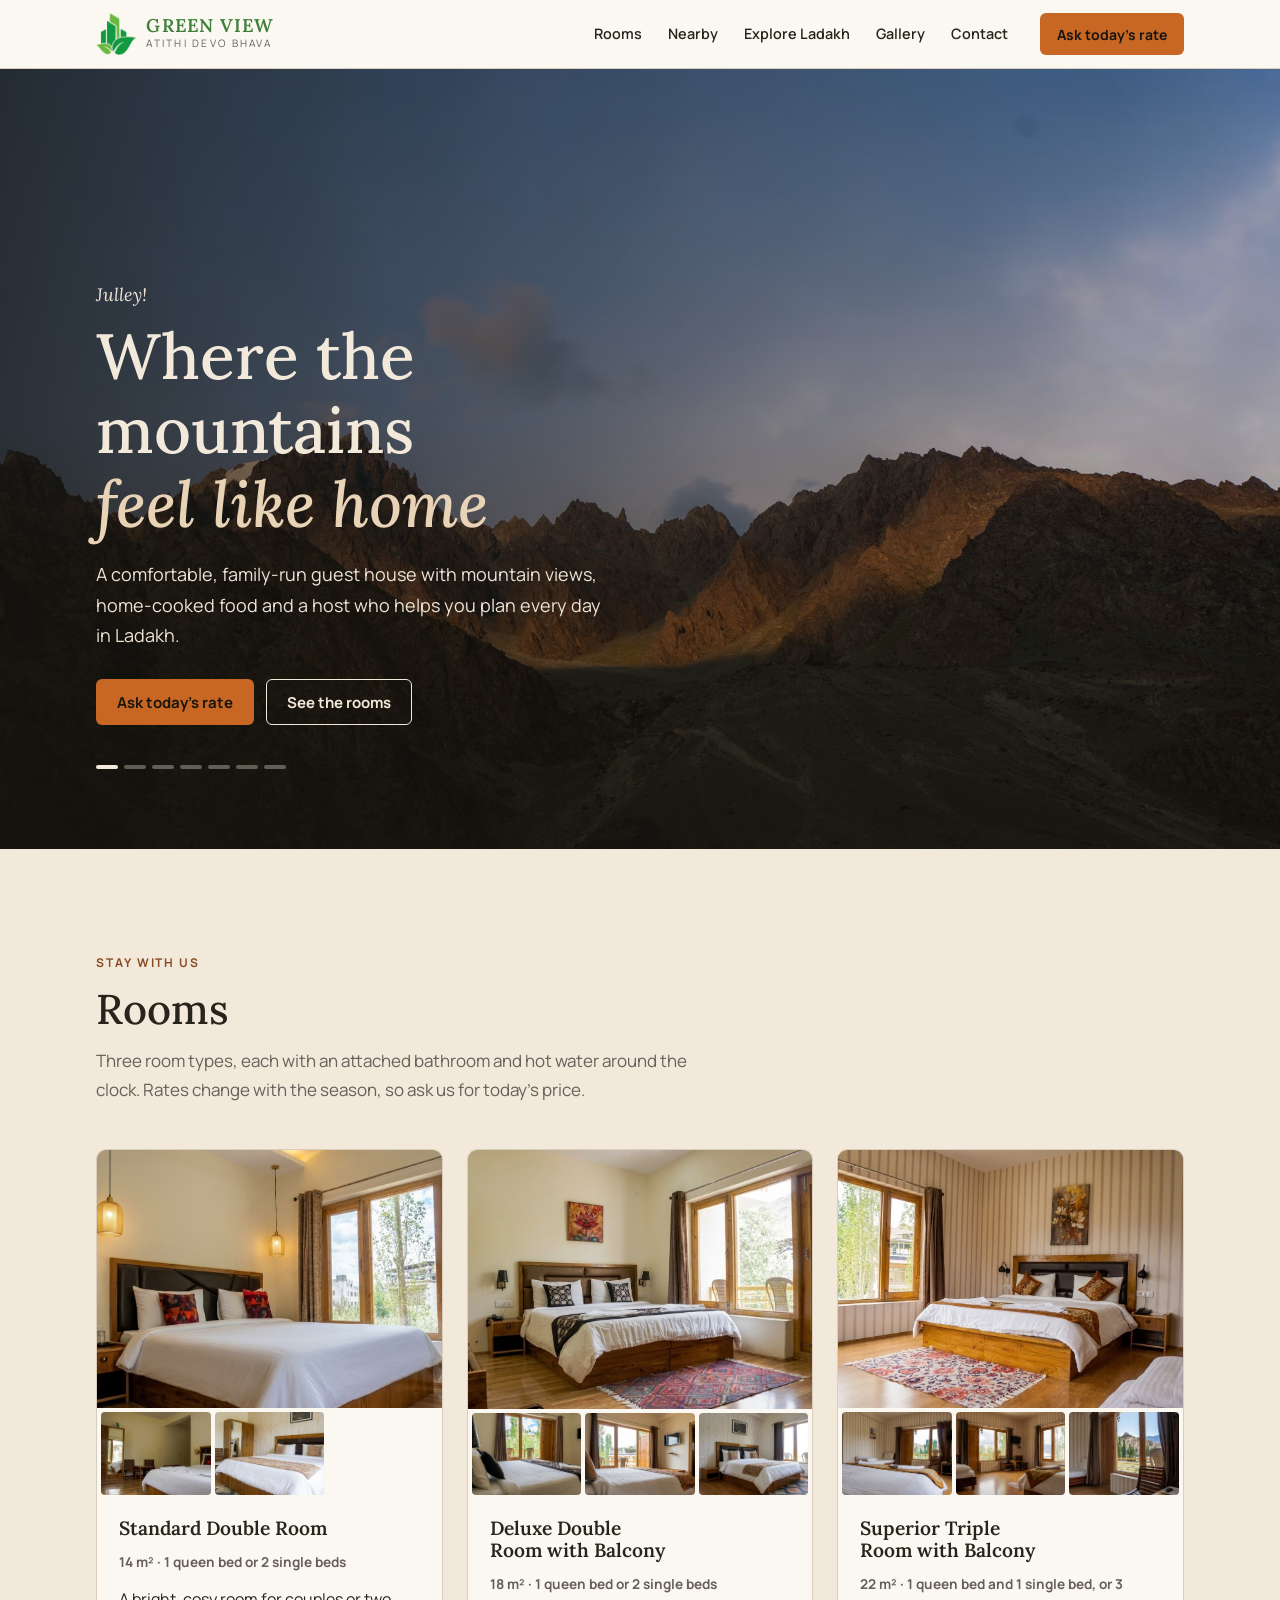
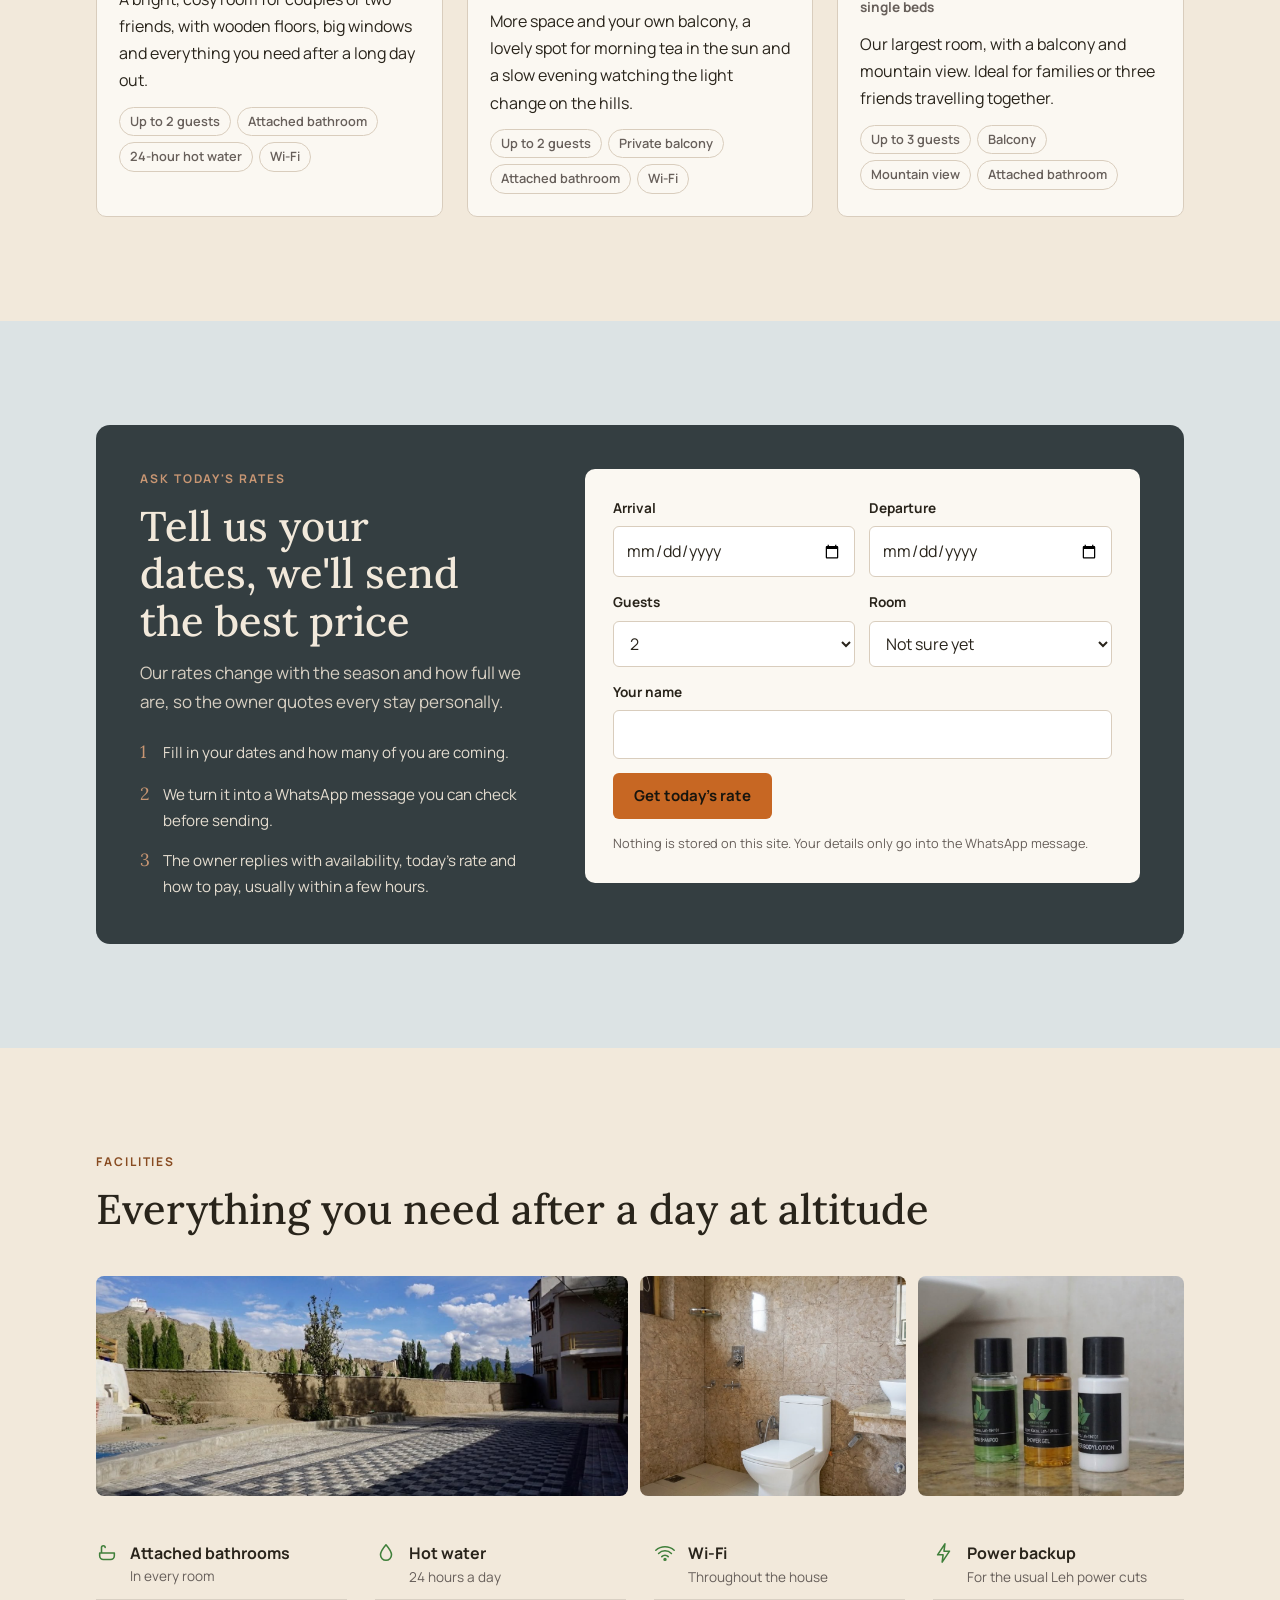
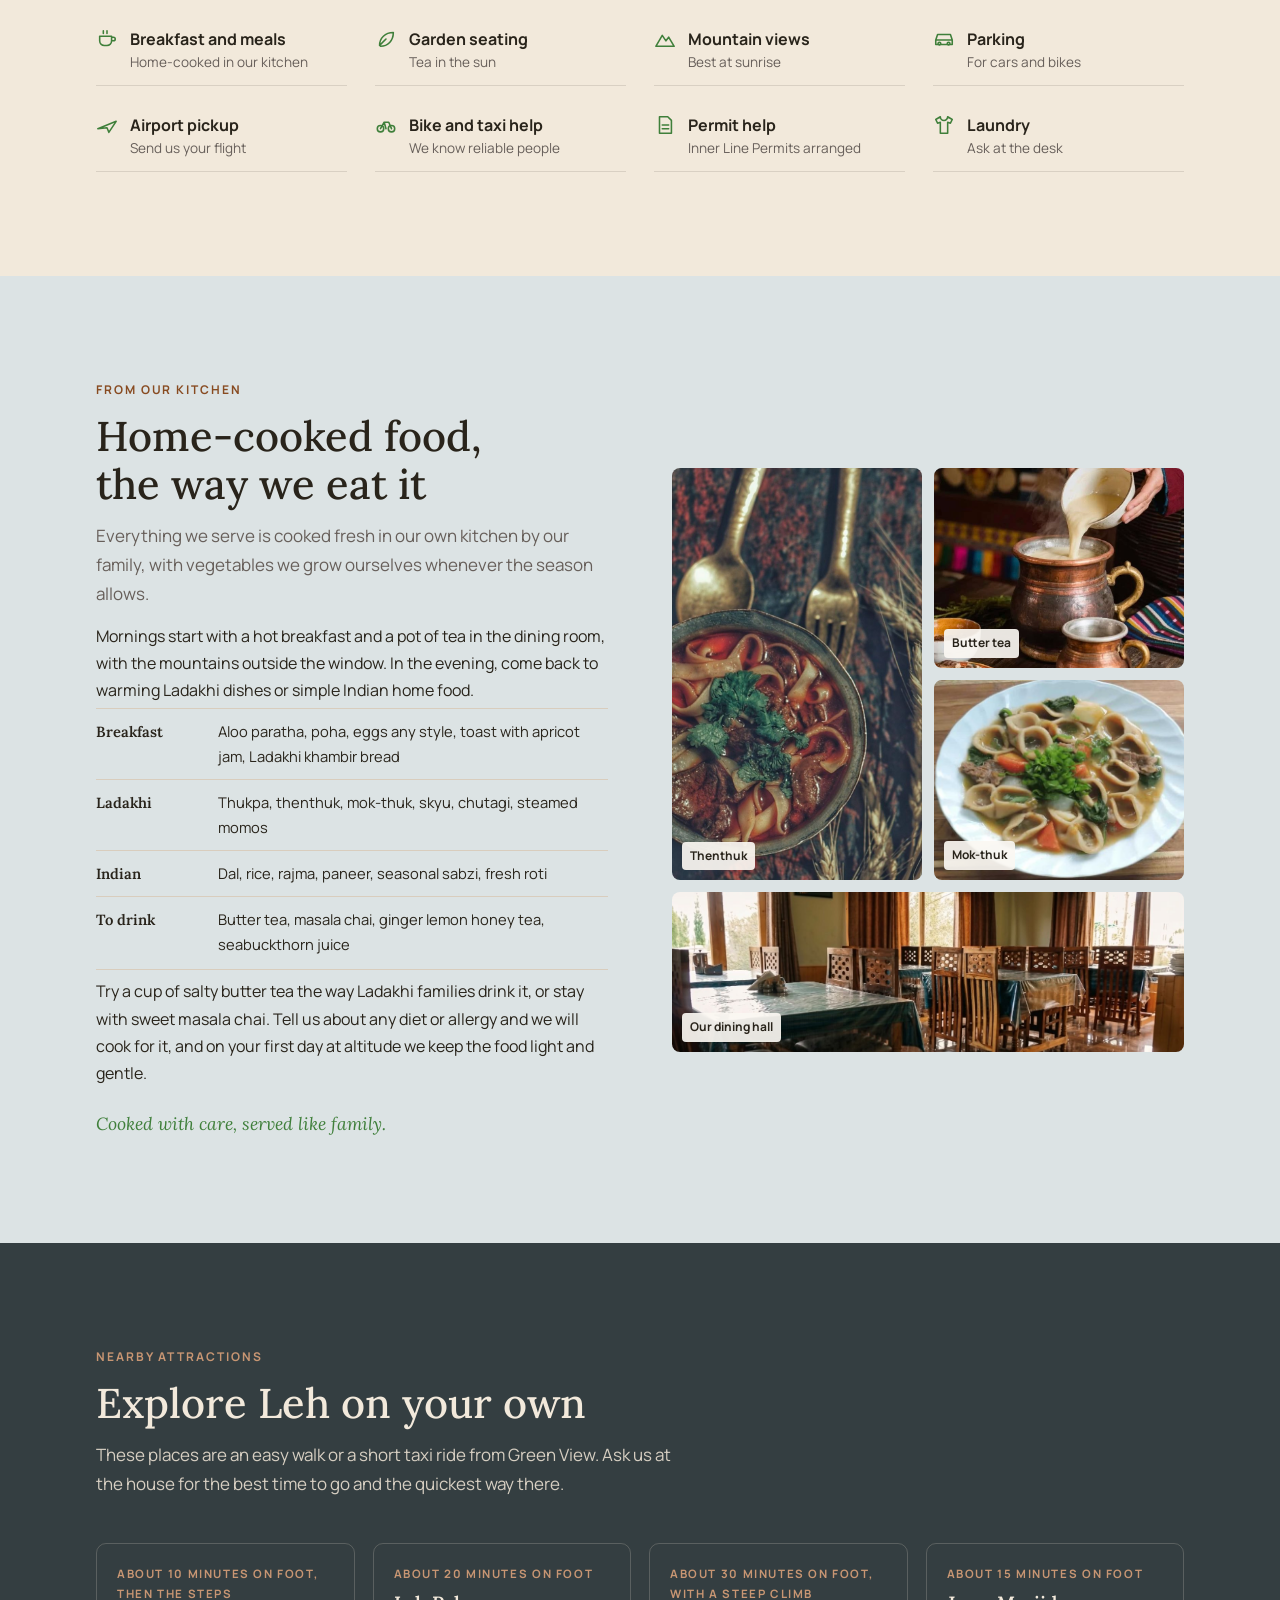
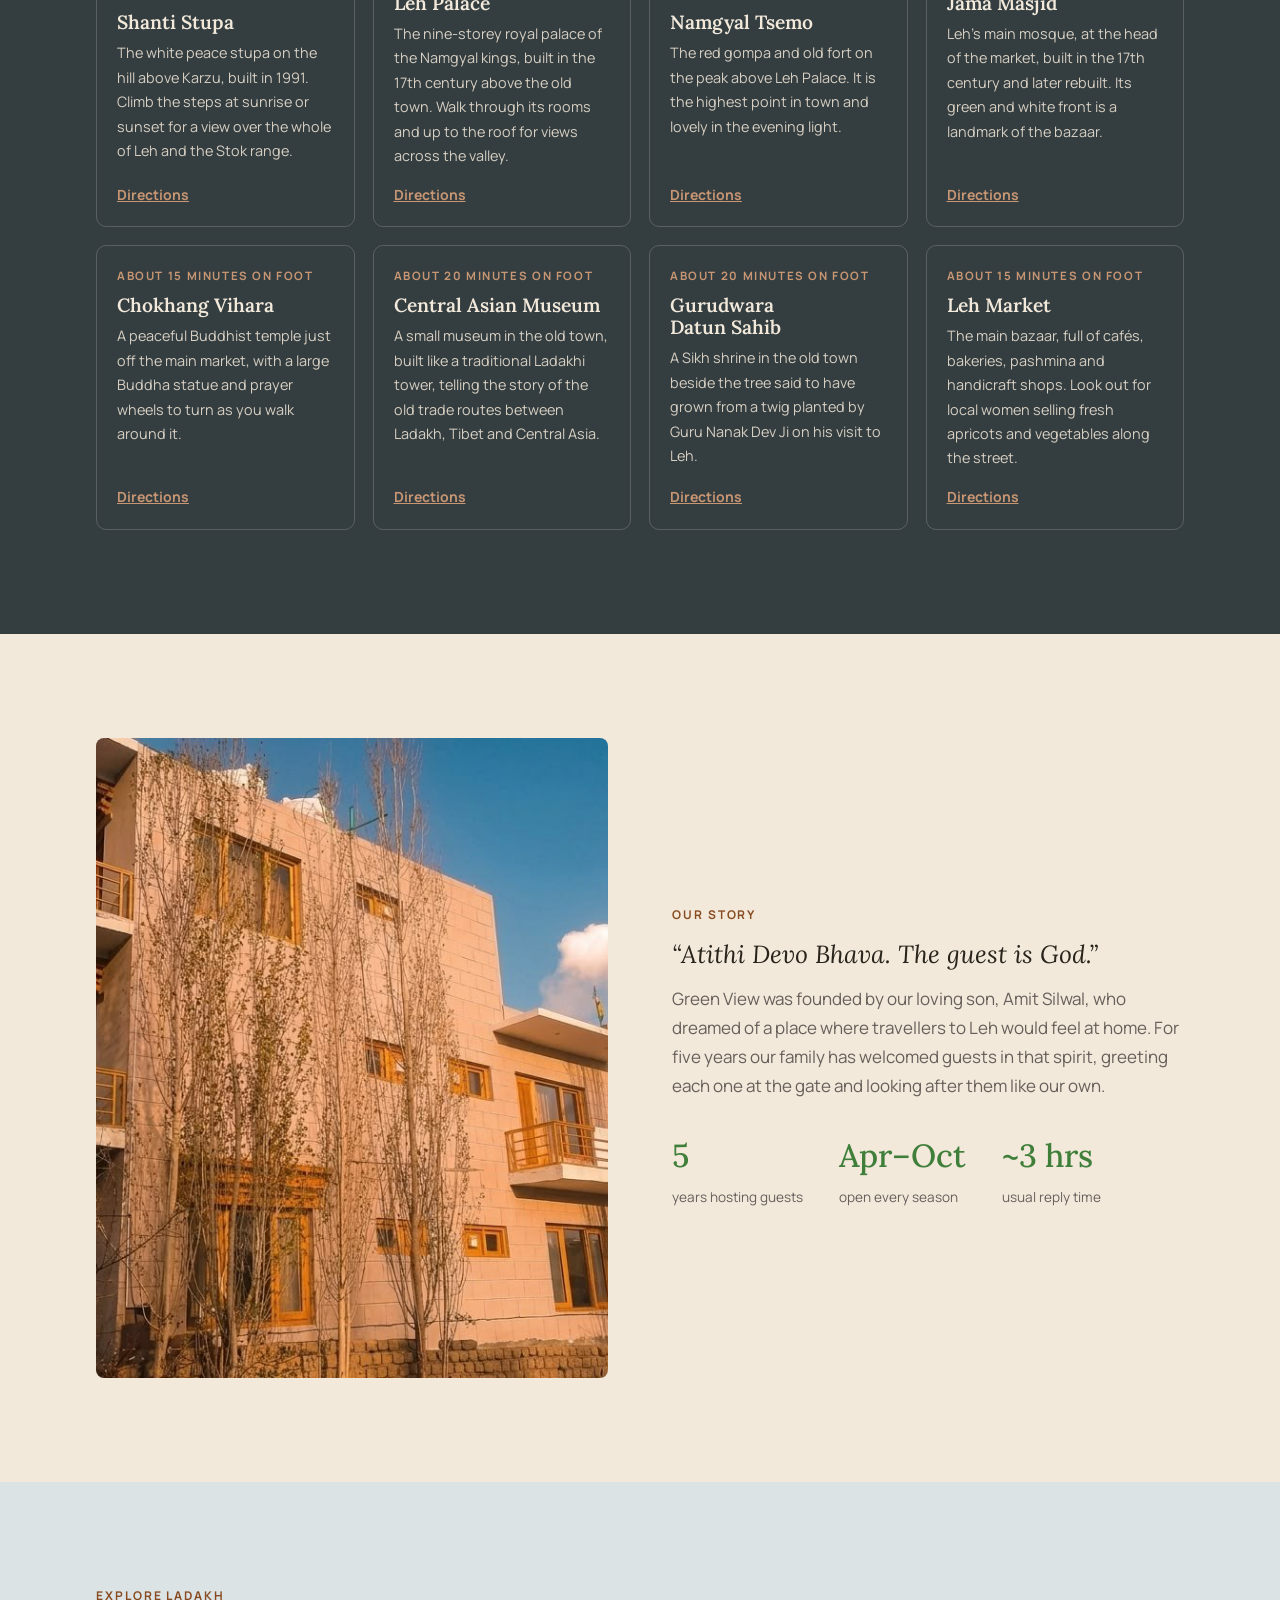
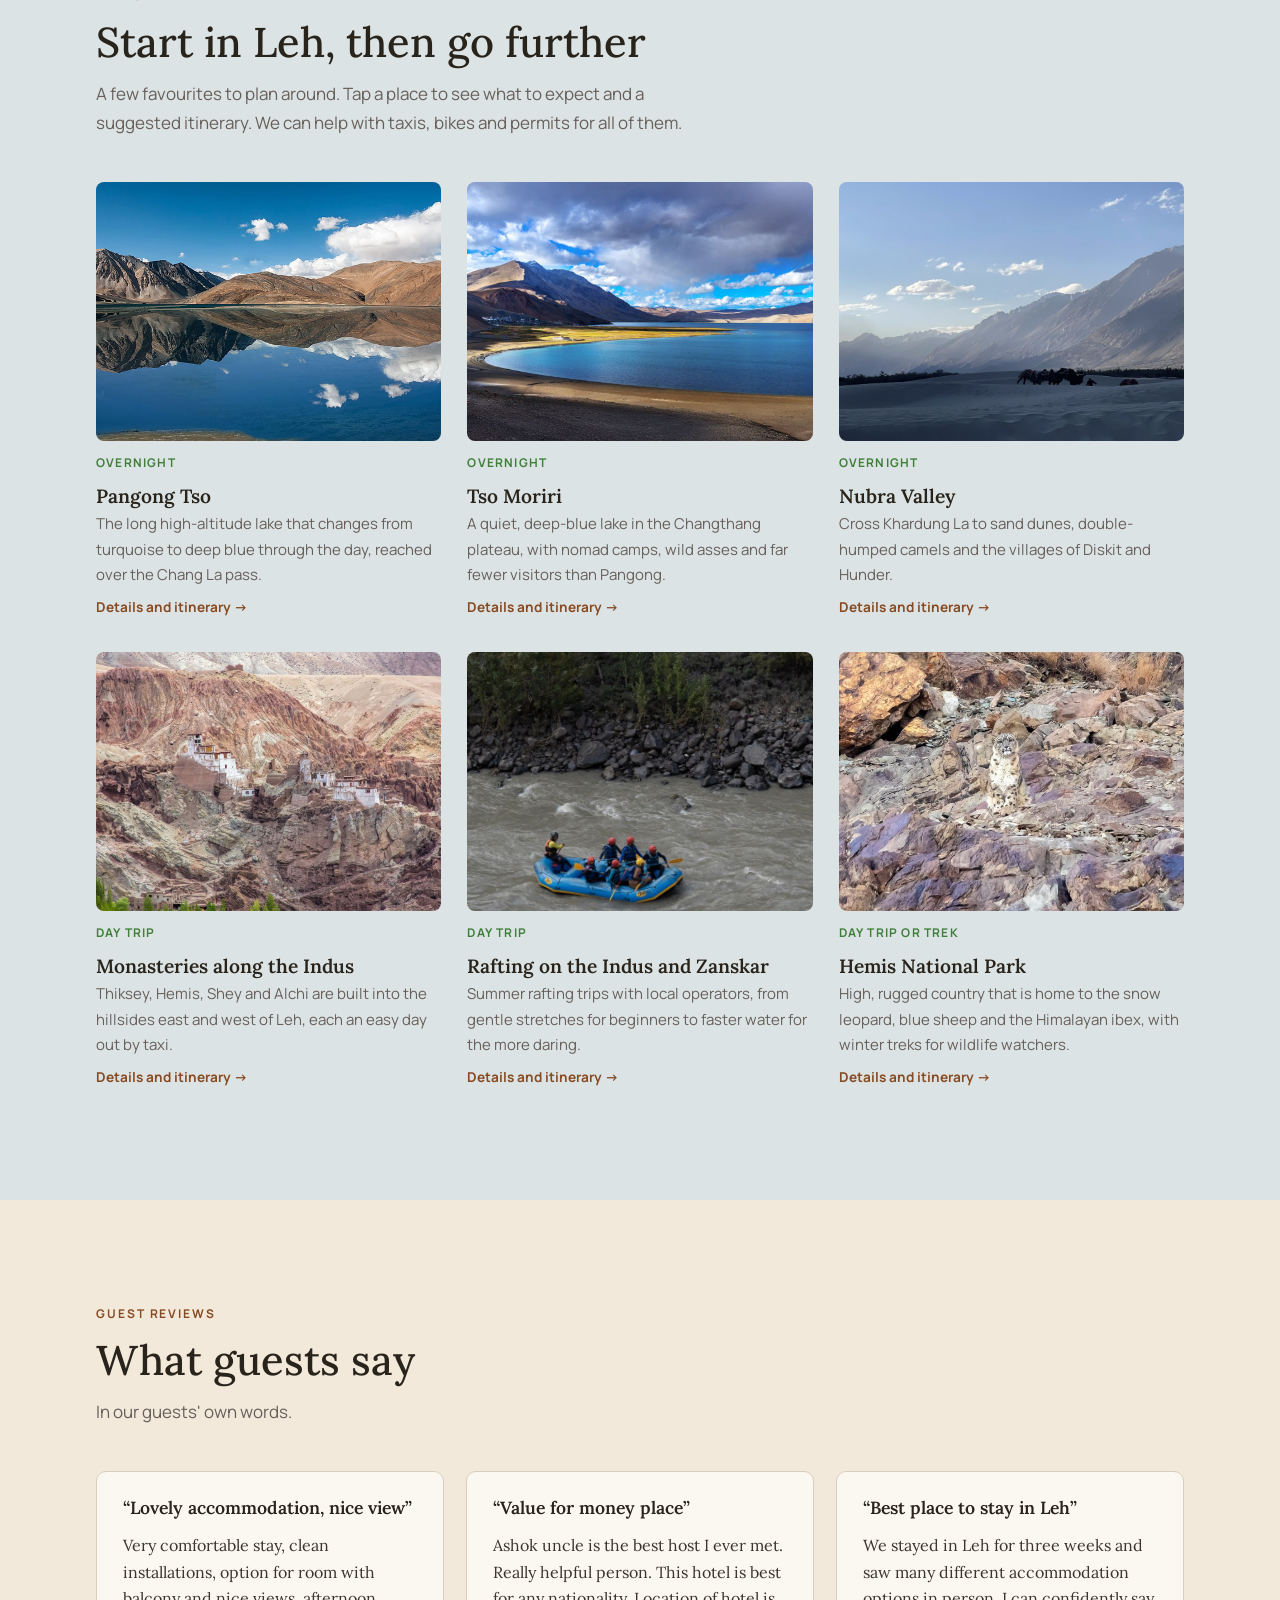
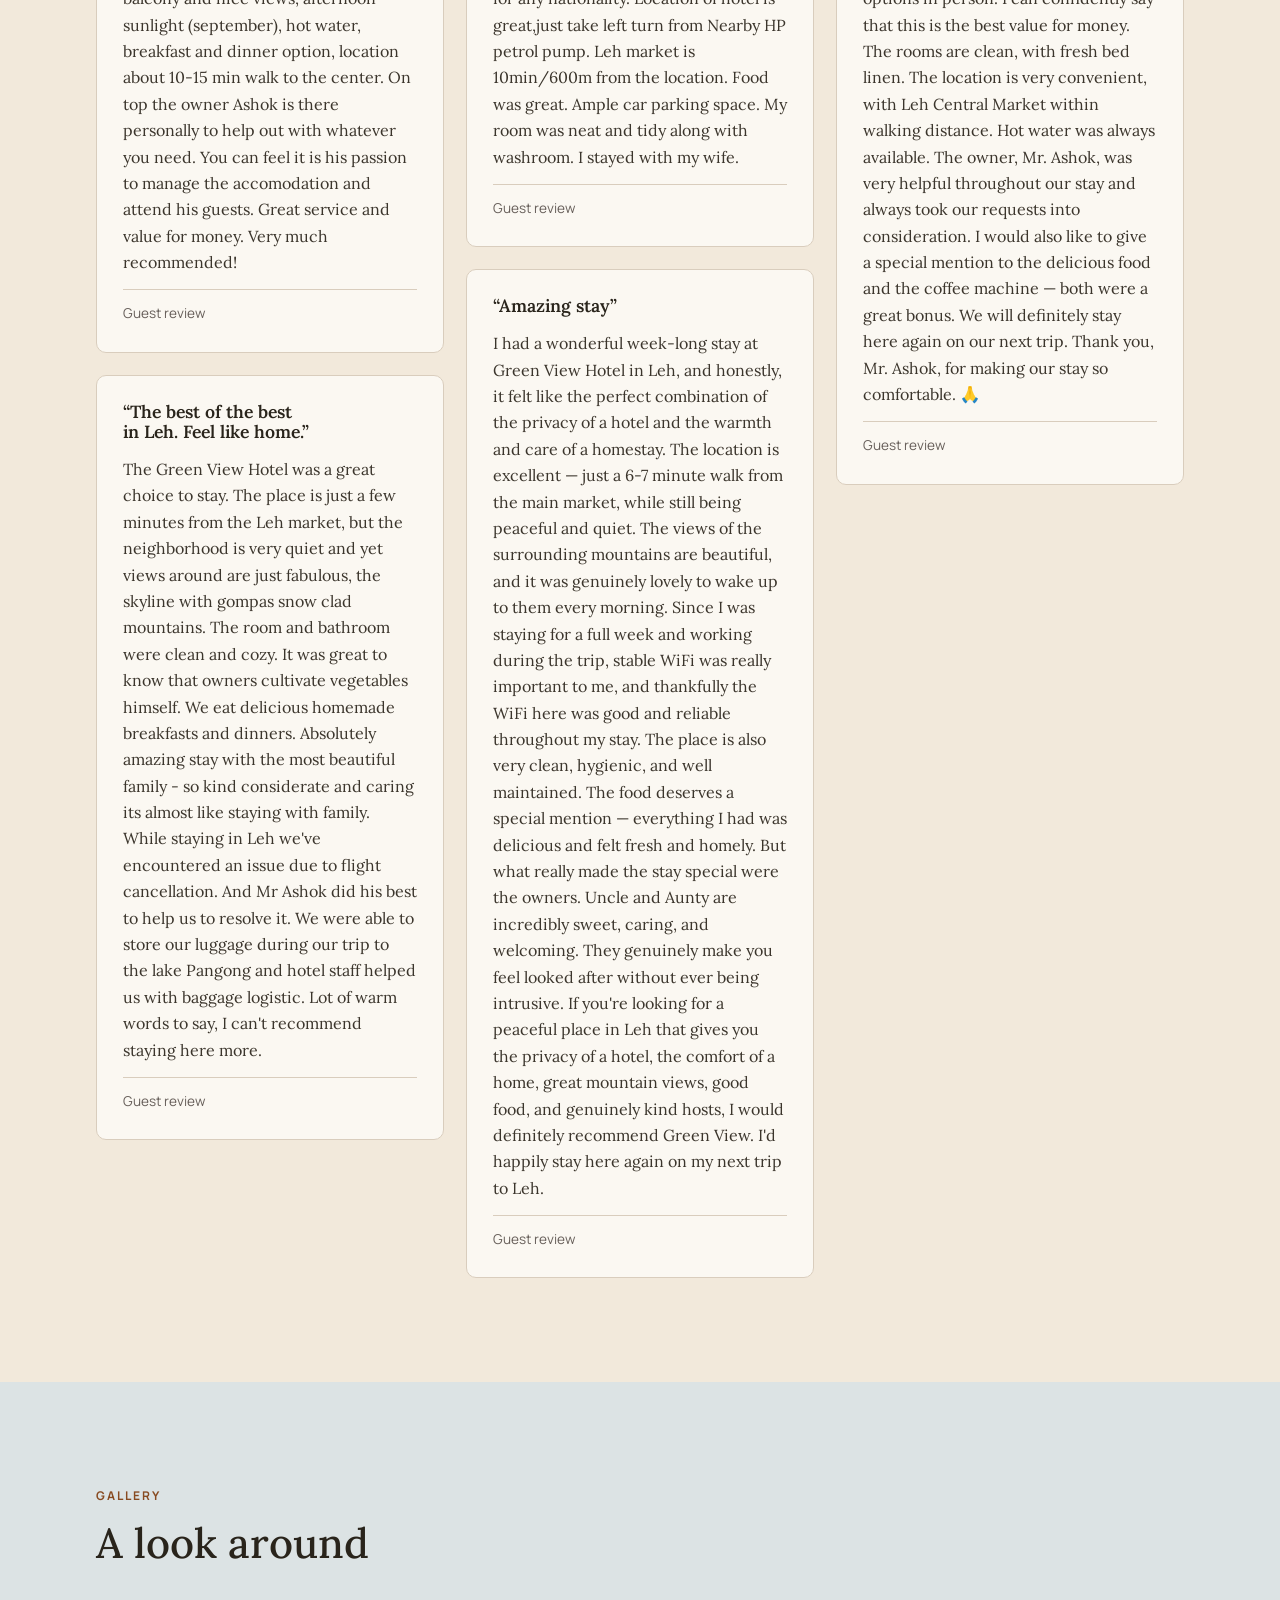
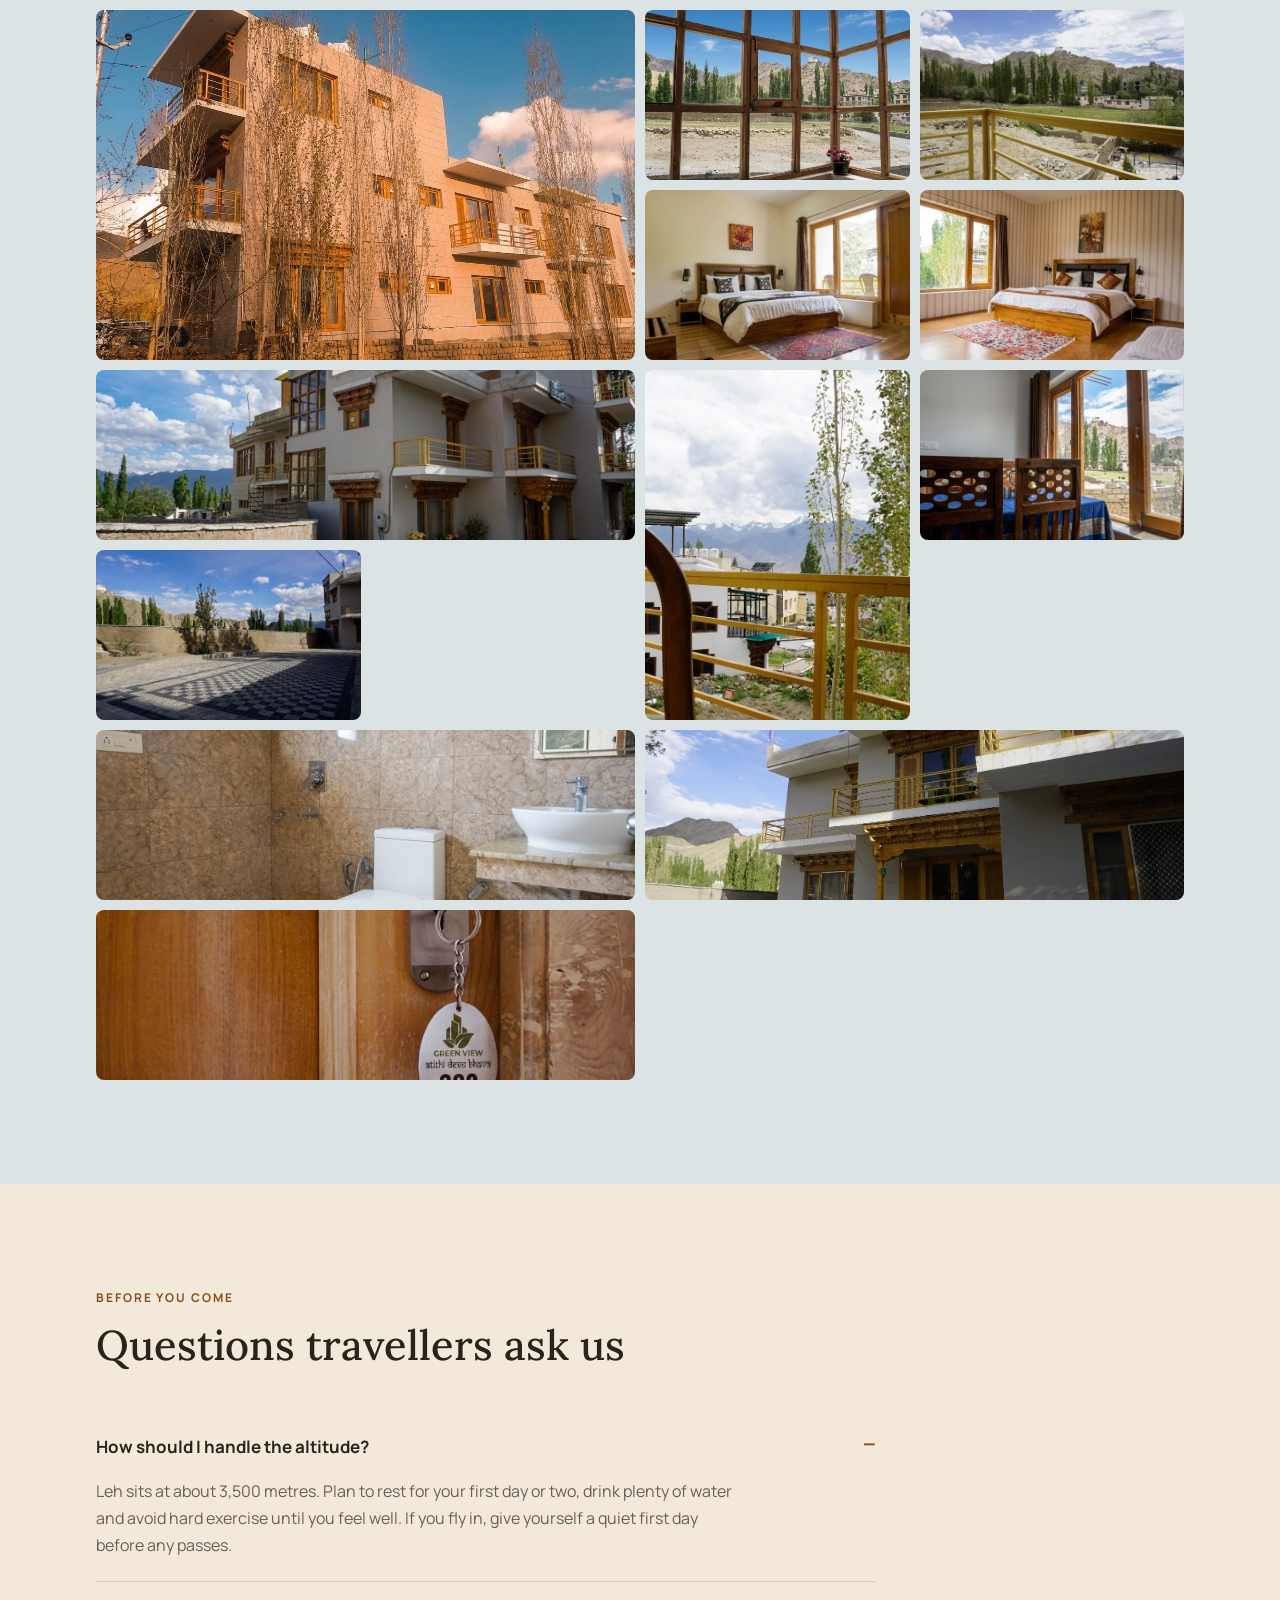
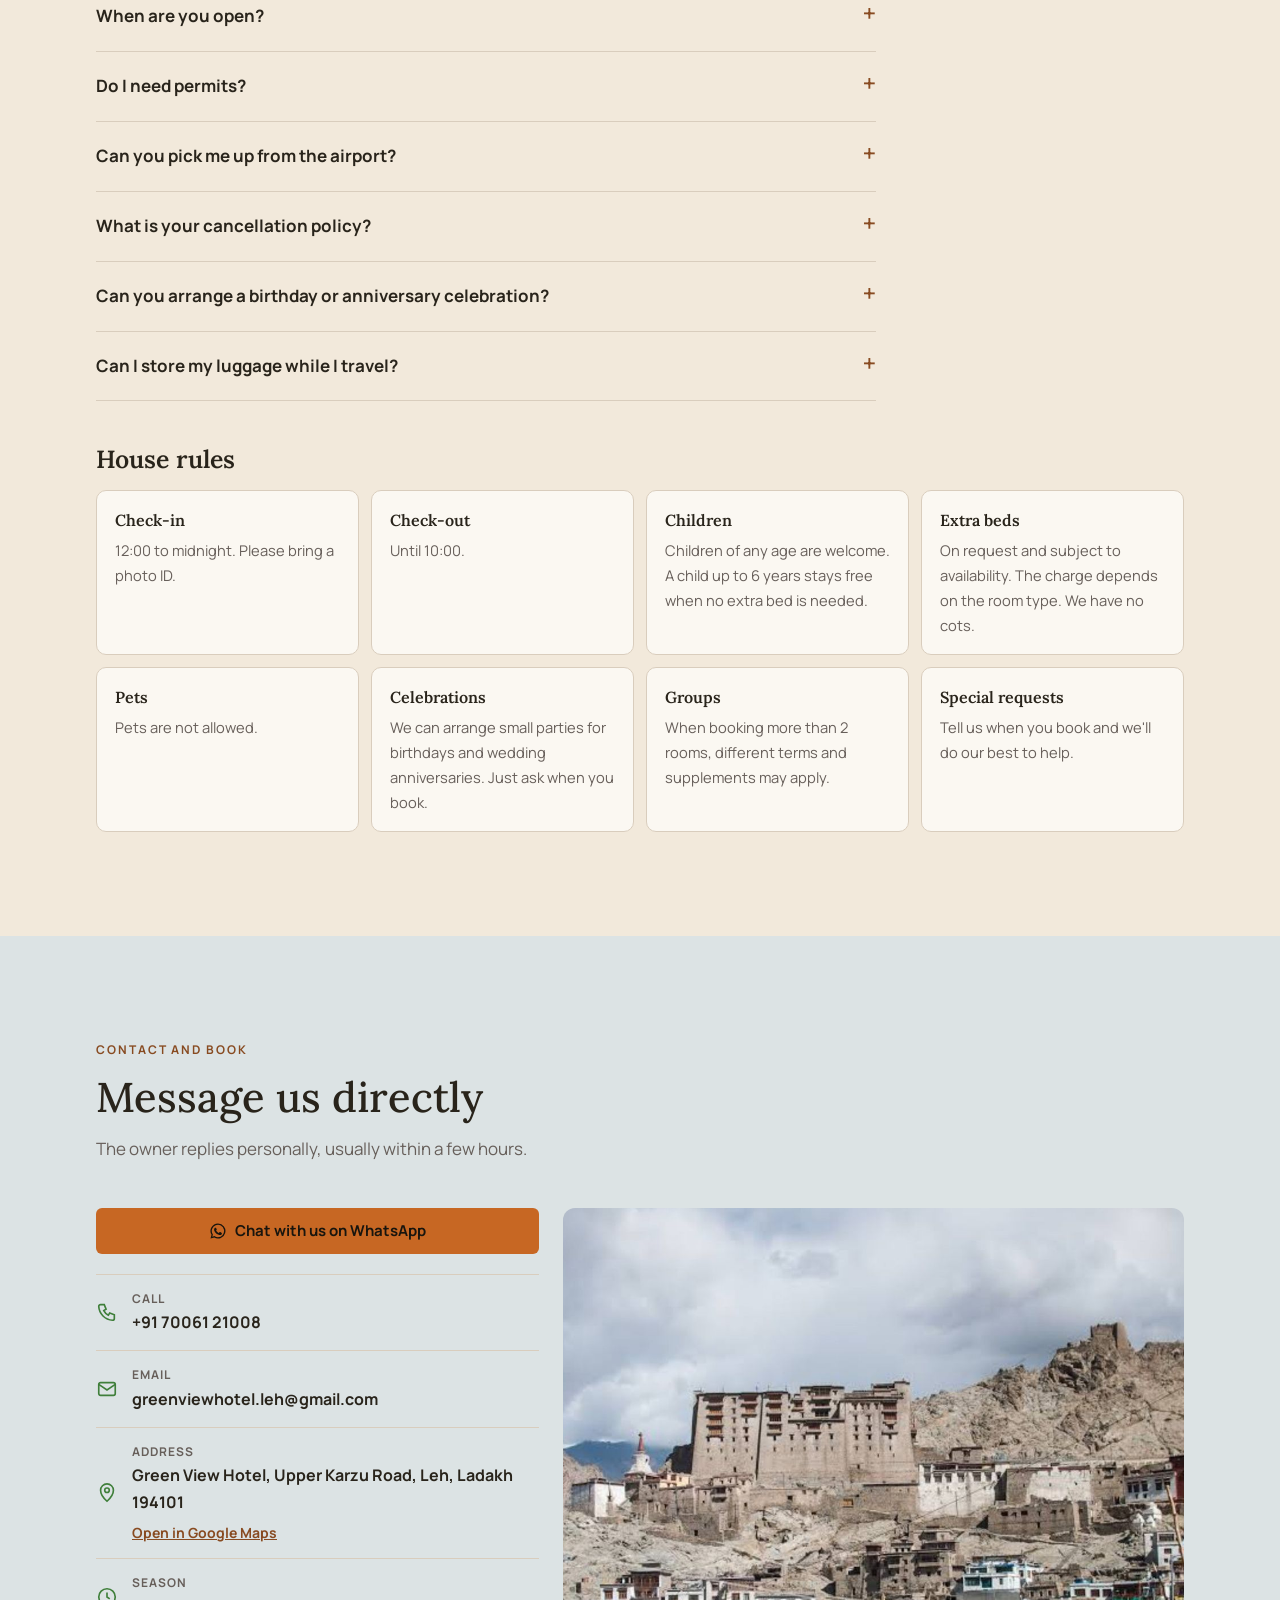
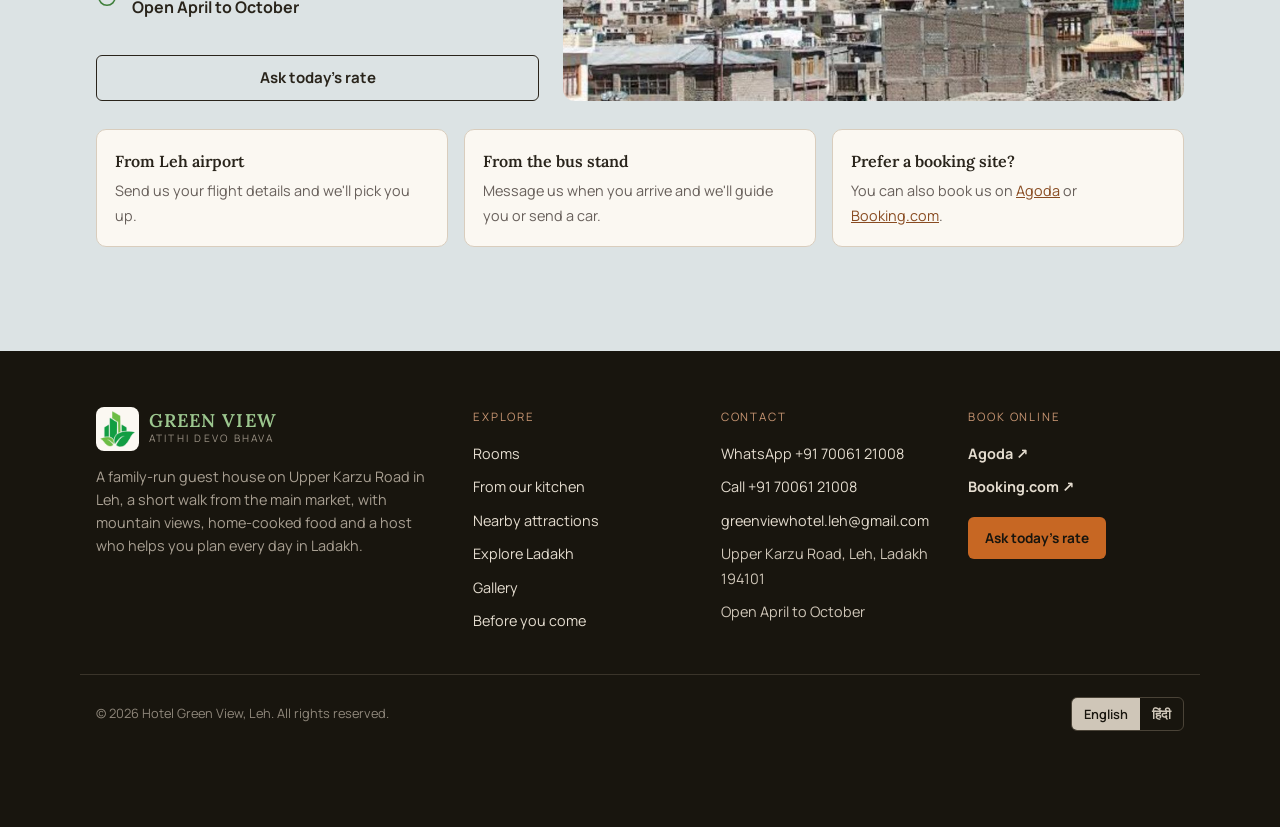
<file: index.html>
<!doctype html>
<html lang="en">
<head>
<meta charset="utf-8">
<meta name="viewport" content="width=device-width,initial-scale=1">
<title>Hotel Green View, Leh | Family Guest House on Upper Karzu Road, Ladakh</title>
<meta name="description" content="Family-run guest house on Upper Karzu Road, Leh, Ladakh. Standard, Deluxe and Superior Triple rooms with mountain views, home-cooked food, airport pickup and a short walk to Shanti Stupa and Leh market.">
<link rel="canonical" href="https://www.greenviewleh.com/">
<meta name="robots" content="index,follow,max-image-preview:large">
<meta name="theme-color" content="#343E41">
<link rel="icon" type="image/png" sizes="32x32" href="favicon-32.png">
<link rel="apple-touch-icon" href="apple-touch-icon.png">
<meta property="og:type" content="website">
<meta property="og:site_name" content="Hotel Green View">
<meta property="og:locale" content="en_IN">
<meta property="og:url" content="https://www.greenviewleh.com/">
<meta property="og:title" content="Hotel Green View, Leh">
<meta property="og:description" content="A family-run guest house on Upper Karzu Road, Leh, with mountain views and home-cooked food, a short walk from Shanti Stupa and Leh market.">
<meta property="og:image" content="https://www.greenviewleh.com/assets/images/gallery_images/1.jpg">
<meta property="og:image:width" content="1348">
<meta property="og:image:height" content="758">
<meta property="og:image:alt" content="The front of Hotel Green View in Leh">
<meta name="twitter:card" content="summary_large_image">
<link rel="preload" as="image" href="assets/images/landingPageSlide_images/2.jpg" fetchpriority="high">
<link rel="preconnect" href="https://fonts.googleapis.com">
<link rel="preconnect" href="https://fonts.gstatic.com" crossorigin>
<link rel="stylesheet" href="https://fonts.googleapis.com/css2?family=Lora:ital,wght@0,400..600;1,400..600&family=Manrope:wght@400..700&display=swap">
<link rel="stylesheet" href="assets/css/style.css">
<script type="application/ld+json">
{"@context": "https://schema.org", "@type": "Hotel", "@id": "https://www.greenviewleh.com/#hotel", "name": "Hotel Green View", "alternateName": "Green View Residency", "url": "https://www.greenviewleh.com/", "description": "A family-run guest house on Upper Karzu Road, Leh, Ladakh, with mountain views and home-cooked food, a short walk from Shanti Stupa and Leh market.", "image": ["https://www.greenviewleh.com/assets/images/gallery_images/1.jpg", "https://www.greenviewleh.com/assets/images/gallery_images/10.jpg", "https://www.greenviewleh.com/assets/images/rooms_images/deluxe-1.jpg"], "logo": "https://www.greenviewleh.com/apple-touch-icon.png", "address": {"@type": "PostalAddress", "streetAddress": "Upper Karzu Road", "addressLocality": "Leh", "addressRegion": "Ladakh", "postalCode": "194101", "addressCountry": "IN"}, "geo": {"@type": "GeoCoordinates", "latitude": 34.17046, "longitude": 77.57462}, "hasMap": "https://www.google.com/maps/search/?api=1&query=Green+View+Hotel+Upper+Karzu+Road+Leh", "telephone": "+91-7006121008", "email": "greenviewhotel.leh@gmail.com", "contactPoint": {"@type": "ContactPoint", "contactType": "reservations", "telephone": "+91-7006121008", "email": "greenviewhotel.leh@gmail.com", "availableLanguage": ["English", "Hindi"]}, "checkinTime": "12:00", "checkoutTime": "10:00", "petsAllowed": false, "currenciesAccepted": "INR", "amenityFeature": [{"@type": "LocationFeatureSpecification", "name": "Attached bathroom", "value": true}, {"@type": "LocationFeatureSpecification", "name": "Hot water", "value": true}, {"@type": "LocationFeatureSpecification", "name": "Free Wi-Fi", "value": true}, {"@type": "LocationFeatureSpecification", "name": "Power backup", "value": true}, {"@type": "LocationFeatureSpecification", "name": "Home-cooked meals", "value": true}, {"@type": "LocationFeatureSpecification", "name": "Airport pickup", "value": true}], "sameAs": ["https://www.agoda.com/it-it/green-view-residency/hotel/leh-in.html", "https://www.booking.com/Share-Jrj0kc8"], "slogan": "Atithi Devo Bhava", "containsPlace": [{"@type": "HotelRoom", "name": "Standard Double Room", "floorSize": {"@type": "QuantitativeValue", "value": 14, "unitCode": "MTK"}, "occupancy": {"@type": "QuantitativeValue", "maxValue": 2}}, {"@type": "HotelRoom", "name": "Deluxe Double Room with Balcony", "floorSize": {"@type": "QuantitativeValue", "value": 18, "unitCode": "MTK"}, "occupancy": {"@type": "QuantitativeValue", "maxValue": 2}}, {"@type": "HotelRoom", "name": "Superior Triple Room with Balcony", "floorSize": {"@type": "QuantitativeValue", "value": 22, "unitCode": "MTK"}, "occupancy": {"@type": "QuantitativeValue", "maxValue": 3}}]}
</script>
<script type="application/ld+json">
{"@context": "https://schema.org", "@type": "FAQPage", "mainEntity": [{"@type": "Question", "name": "How should I handle the altitude?", "acceptedAnswer": {"@type": "Answer", "text": "Leh sits at about 3,500 metres. Plan to rest for your first day or two, drink plenty of water and avoid hard exercise until you feel well. If you fly in, give yourself a quiet first day before any passes."}}, {"@type": "Question", "name": "When are you open?", "acceptedAnswer": {"@type": "Answer", "text": "We welcome guests from April to October, which is the main travel season in Ladakh."}}, {"@type": "Question", "name": "Do I need permits?", "acceptedAnswer": {"@type": "Answer", "text": "Leh town needs no permit, but places like Nubra Valley and Pangong Tso do. Tell us your plans and we'll help you arrange them."}}, {"@type": "Question", "name": "Can you pick me up from the airport?", "acceptedAnswer": {"@type": "Answer", "text": "Yes. Send us your flight details on WhatsApp and we'll arrange a pickup."}}, {"@type": "Question", "name": "What is your cancellation policy?", "acceptedAnswer": {"@type": "Answer", "text": "It depends on the room and how you book. If you book with us directly, ask us on WhatsApp and we'll explain the terms for your dates. On Booking.com or Agoda, the conditions are shown with each room option."}}, {"@type": "Question", "name": "Can you arrange a birthday or anniversary celebration?", "acceptedAnswer": {"@type": "Answer", "text": "Yes. We arrange small parties for birthdays and wedding anniversaries. Tell us the date and how many guests when you book."}}, {"@type": "Question", "name": "Can I store my luggage while I travel?", "acceptedAnswer": {"@type": "Answer", "text": "Yes. Leave your bags with us while you go to Nubra, Pangong or Tso Moriri, and pick them up when you're back."}}]}
</script>
</head>
<body>
<a class="skip" href="#rooms">Skip to content</a>

<header class="top">
  <div class="wrap">
    <a class="brand" href="#home" aria-label="Hotel Green View, home">
      <img src="assets/images/logo_images/logo-mark.png" alt="" width="44" height="46">
      <span><b>Green View</b><small>Atithi Devo Bhava</small></span>
    </a>
    <nav class="nav" id="nav" aria-label="Sections">
      <a href="#rooms" data-i18n="nav_rooms">Rooms</a>
      <a href="#nearby" data-i18n="nav_exp">Nearby</a>
      <a href="#explore" data-i18n="nav_explore">Explore Ladakh</a>
      <a href="#gallery" data-i18n="nav_gallery">Gallery</a>
      <a href="#contact" data-i18n="nav_contact">Contact</a>
    </nav>
    <a class="btn book" href="#rates" data-i18n="ask_rate">Ask today's rate</a>
    <button class="menu-btn" type="button" id="menuBtn" aria-controls="nav" aria-expanded="false" aria-label="Menu">
      <svg viewBox="0 0 24 24" fill="none" stroke="currentColor" stroke-width="2" stroke-linecap="round" aria-hidden="true"><path d="M4 7h16M4 12h16M4 17h16"/></svg>
    </button>
  </div>
</header>

<main>
<!-- Home -->
<section class="hero" id="home" aria-label="Welcome">
  <div class="slides" id="slides" aria-hidden="true">
    <div class="slide on"><img src="assets/images/landingPageSlide_images/2.jpg" alt="" style="object-position:50% 50%" fetchpriority="high" decoding="async"></div>
    <div class="slide"><img src="assets/images/landingPageSlide_images/4-web.jpg" alt="" style="object-position:50% 60%" loading="lazy"></div>
    <div class="slide"><img src="assets/images/landingPageSlide_images/6.jpg" alt="" style="object-position:50% 82%" loading="lazy"></div>
    <div class="slide"><img src="assets/images/landingPageSlide_images/3.jpeg" alt="" style="object-position:50% 50%" loading="lazy"></div>
    <div class="slide"><img src="assets/images/landingPageSlide_images/7.jpeg" alt="" style="object-position:50% 40%" loading="lazy"></div>
    <div class="slide"><img src="assets/images/landingPageSlide_images/1-web.jpg" alt="" style="object-position:50% 55%" loading="lazy"></div>
    <div class="slide"><img src="assets/images/landingPageSlide_images/5-web.jpg" alt="" style="object-position:50% 70%" loading="lazy"></div>
  </div>
  <div class="wrap">
    <p class="julley">Julley!</p>
    <h1 data-i18n="hero_h">Where the mountains <em>feel like home</em></h1>
    <p data-i18n="hero_p">A comfortable, family-run guest house with mountain views, home-cooked food and a host who helps you plan every day in Ladakh.</p>
    <div class="actions">
      <a class="btn book" href="#rates" data-i18n="ask_rate">Ask today's rate</a>
      <a class="btn line" href="#rooms" data-i18n="cta_rooms">See the rooms</a>
    </div>
    <div class="dots" id="dots">
      <button type="button" aria-label="Show photo 1" aria-current="true"></button>
      <button type="button" aria-label="Show photo 2"></button>
      <button type="button" aria-label="Show photo 3"></button>
      <button type="button" aria-label="Show photo 4"></button>
      <button type="button" aria-label="Show photo 5"></button>
      <button type="button" aria-label="Show photo 6"></button>
      <button type="button" aria-label="Show photo 7"></button>
    </div>
  </div>
</section>

<!-- Rooms -->
<section class="band" id="rooms">
  <div class="wrap">
    <div class="head rise">
      <p class="eyebrow" data-i18n="rooms_eb">Stay with us</p>
      <h2 data-i18n="rooms_h">Rooms</h2>
      <p class="lede" data-i18n="rooms_p">Three room types, each with an attached bathroom and hot water around the clock. Rates change with the season, so ask us for today's price.</p>
    </div>
    <div class="rooms">
      <article class="room rise">
        <figure class="ph zoom"><img src="assets/images/rooms_images/standard-1.jpg" alt="Standard double room with a queen bed and large windows" loading="lazy"></figure>
        <div class="thumbs"><img src="assets/images/rooms_images/standard-2.jpg" alt="Standard Double Room" loading="lazy"><img src="assets/images/rooms_images/standard-3.jpg" alt="Standard Double Room" loading="lazy"></div>
        <div class="body">
          <h3>Standard Double Room</h3>
          <p class="dims">14 m² · 1 queen bed or 2 single beds</p>
          <p>A bright, cosy room for couples or two friends, with wooden floors, big windows and everything you need after a long day out.</p>
          <ul><li>Up to 2 guests</li><li>Attached bathroom</li><li>24-hour hot water</li><li>Wi-Fi</li></ul>
        </div>
      </article>
      <article class="room rise">
        <figure class="ph zoom"><img src="assets/images/rooms_images/deluxe-1.jpg" alt="Deluxe double room with a balcony door and a patterned rug" loading="lazy"></figure>
        <div class="thumbs"><img src="assets/images/rooms_images/deluxe-2.jpg" alt="Deluxe Double Room with Balcony" loading="lazy"><img src="assets/images/rooms_images/deluxe-3.jpg" alt="Deluxe Double Room with Balcony" loading="lazy"><img src="assets/images/rooms_images/deluxe-4.jpg" alt="Deluxe Double Room with Balcony" loading="lazy"></div>
        <div class="body">
          <h3>Deluxe Double Room with Balcony</h3>
          <p class="dims">18 m² · 1 queen bed or 2 single beds</p>
          <p>More space and your own balcony, a lovely spot for morning tea in the sun and a slow evening watching the light change on the hills.</p>
          <ul><li>Up to 2 guests</li><li>Private balcony</li><li>Attached bathroom</li><li>Wi-Fi</li></ul>
        </div>
      </article>
      <article class="room rise">
        <figure class="ph zoom"><img src="assets/images/rooms_images/superior-1.jpg" alt="Superior triple room with a queen bed, a single bed and a mountain view" loading="lazy"></figure>
        <div class="thumbs"><img src="assets/images/rooms_images/superior-2.jpg" alt="Superior Triple Room with Balcony" loading="lazy"><img src="assets/images/rooms_images/superior-3.jpg" alt="Superior Triple Room with Balcony" loading="lazy"><img src="assets/images/rooms_images/superior-4.jpg" alt="Superior Triple Room with Balcony" loading="lazy"></div>
        <div class="body">
          <h3>Superior Triple Room with Balcony</h3>
          <p class="dims">22 m² · 1 queen bed and 1 single bed, or 3 single beds</p>
          <p>Our largest room, with a balcony and mountain view. Ideal for families or three friends travelling together.</p>
          <ul><li>Up to 3 guests</li><li>Balcony</li><li>Mountain view</li><li>Attached bathroom</li></ul>
        </div>
      </article>
    </div>
  </div>
</section>

<!-- Ask today's rates -->
<section class="band mist" id="rates">
  <div class="wrap">
    <div class="rates rise">
      <div>
        <p class="eyebrow" data-i18n="rates_eb">Ask today's rates</p>
        <h2 data-i18n="rates_h">Tell us your dates, we'll send the best price</h2>
        <p class="lede">Our rates change with the season and how full we are, so the owner quotes every stay personally.</p>
        <ol>
          <li>Fill in your dates and how many of you are coming.</li>
          <li>We turn it into a WhatsApp message you can check before sending.</li>
          <li>The owner replies with availability, today's rate and how to pay, usually within a few hours.</li>
        </ol>
      </div>
      <form class="rate-form" id="enquiry" novalidate>
        <div><label for="f-in">Arrival</label><input id="f-in" type="date" required></div>
        <div><label for="f-out">Departure</label><input id="f-out" type="date" required></div>
        <div><label for="f-guests">Guests</label><select id="f-guests"><option>1</option><option selected>2</option><option>3</option><option>4</option><option>5</option><option>6+</option></select></div>
        <div><label for="f-room">Room</label><select id="f-room"><option>Standard Double Room</option><option>Deluxe Double Room with Balcony</option><option>Superior Triple Room with Balcony</option><option selected>Not sure yet</option></select></div>
        <div class="full"><label for="f-name">Your name</label><input id="f-name" autocomplete="name" required></div>
        <div class="full form-actions">
          <button class="btn book" type="submit">Get today's rate</button>
          <a class="btn line" id="sendWa" href="#" target="_blank" rel="noopener">Open WhatsApp to send</a>
        </div>
        <p class="form-note full" id="formNote">Nothing is stored on this site. Your details only go into the WhatsApp message.</p>
      </form>
    </div>
  </div>
</section>

<!-- Facilities -->
<section class="band" id="facilities">
  <div class="wrap">
    <div class="head rise">
      <p class="eyebrow" data-i18n="fac_eb">Facilities</p>
      <h2 data-i18n="fac_h">Everything you need after a day at altitude</h2>
    </div>
    <div class="fac-photos rise">
      <figure class="ph"><img src="assets/images/facilities_images/7.jpg" alt="Courtyard and parking with a view of the hills" loading="lazy"></figure>
      <figure class="ph"><img src="assets/images/facilities_images/1.jpg" alt="Attached bathroom" loading="lazy"></figure>
      <figure class="ph"><img src="assets/images/facilities_images/5.jpg" alt="Green View toiletries" loading="lazy"></figure>
    </div>
    <ul class="fac rise" id="facList">
      <li><svg viewBox="0 0 24 24" fill="none" stroke="currentColor" stroke-width="1.7" stroke-linecap="round" stroke-linejoin="round" aria-hidden="true"><path d="M4 12h16v3a4 4 0 0 1-4 4H8a4 4 0 0 1-4-4zM6 12V6a2 2 0 0 1 4 0"></path></svg><span><b>Attached bathrooms</b><small>In every room</small></span></li>
      <li><svg viewBox="0 0 24 24" fill="none" stroke="currentColor" stroke-width="1.7" stroke-linecap="round" stroke-linejoin="round" aria-hidden="true"><path d="M12 3s6 7 6 11a6 6 0 0 1-12 0c0-4 6-11 6-11z"></path></svg><span><b>Hot water</b><small>24 hours a day</small></span></li>
      <li><svg viewBox="0 0 24 24" fill="none" stroke="currentColor" stroke-width="1.7" stroke-linecap="round" stroke-linejoin="round" aria-hidden="true"><path d="M2 9a15 15 0 0 1 20 0M5 12.5a10 10 0 0 1 14 0M8.5 16a5 5 0 0 1 7 0"></path><circle cx="12" cy="19" r="1"></circle></svg><span><b>Wi-Fi</b><small>Throughout the house</small></span></li>
      <li><svg viewBox="0 0 24 24" fill="none" stroke="currentColor" stroke-width="1.7" stroke-linecap="round" stroke-linejoin="round" aria-hidden="true"><path d="M13 2 5 14h6l-1 8 8-12h-6z"></path></svg><span><b>Power backup</b><small>For the usual Leh power cuts</small></span></li>
      <li><svg viewBox="0 0 24 24" fill="none" stroke="currentColor" stroke-width="1.7" stroke-linecap="round" stroke-linejoin="round" aria-hidden="true"><path d="M4 9h13v5a5 5 0 0 1-5 5H9a5 5 0 0 1-5-5zM17 10h2a2 2 0 0 1 0 4h-2M8 3v3M12 3v3"></path></svg><span><b>Breakfast and meals</b><small>Home-cooked in our kitchen</small></span></li>
      <li><svg viewBox="0 0 24 24" fill="none" stroke="currentColor" stroke-width="1.7" stroke-linecap="round" stroke-linejoin="round" aria-hidden="true"><path d="M5 19c0-8 6-14 15-14 0 9-6 15-14 15M5 19l7-7"></path></svg><span><b>Garden seating</b><small>Tea in the sun</small></span></li>
      <li><svg viewBox="0 0 24 24" fill="none" stroke="currentColor" stroke-width="1.7" stroke-linecap="round" stroke-linejoin="round" aria-hidden="true"><path d="m2 20 7-12 4 6 3-4 6 10z"></path></svg><span><b>Mountain views</b><small>Best at sunrise</small></span></li>
      <li><svg viewBox="0 0 24 24" fill="none" stroke="currentColor" stroke-width="1.7" stroke-linecap="round" stroke-linejoin="round" aria-hidden="true"><path d="M3 13l2-6h14l2 6v5H3zM3 13h18"></path><circle cx="7" cy="17" r="1.5"></circle><circle cx="17" cy="17" r="1.5"></circle></svg><span><b>Parking</b><small>For cars and bikes</small></span></li>
      <li><svg viewBox="0 0 24 24" fill="none" stroke="currentColor" stroke-width="1.7" stroke-linecap="round" stroke-linejoin="round" aria-hidden="true"><path d="M2 16l20-8-8 12-2-5z"></path></svg><span><b>Airport pickup</b><small>Send us your flight</small></span></li>
      <li><svg viewBox="0 0 24 24" fill="none" stroke="currentColor" stroke-width="1.7" stroke-linecap="round" stroke-linejoin="round" aria-hidden="true"><circle cx="6" cy="16" r="3.5"></circle><circle cx="18" cy="16" r="3.5"></circle><path d="M6 16l4-7h5l3 7M10 9l2 7"></path></svg><span><b>Bike and taxi help</b><small>We know reliable people</small></span></li>
      <li><svg viewBox="0 0 24 24" fill="none" stroke="currentColor" stroke-width="1.7" stroke-linecap="round" stroke-linejoin="round" aria-hidden="true"><path d="M6 3h9l4 4v14H6zM9 12h7M9 16h7"></path></svg><span><b>Permit help</b><small>Inner Line Permits arranged</small></span></li>
      <li><svg viewBox="0 0 24 24" fill="none" stroke="currentColor" stroke-width="1.7" stroke-linecap="round" stroke-linejoin="round" aria-hidden="true"><path d="M8 3 3 6l2 4 3-1v12h8V9l3 1 2-4-5-3a4 4 0 0 1-8 0z"></path></svg><span><b>Laundry</b><small>Ask at the desk</small></span></li>
    </ul>
  </div>
</section>

<!-- From our kitchen -->
<section class="band mist" id="food">
  <div class="wrap split">
    <div class="kitchen-text rise">
      <p class="eyebrow" data-i18n="food_eb">From our kitchen</p>
      <h2 data-i18n="food_h">Home-cooked food, the way we eat it</h2>
      <p class="lede">Everything we serve is cooked fresh in our own kitchen by our family, with vegetables we grow ourselves whenever the season allows.</p>
      <p>Mornings start with a hot breakfast and a pot of tea in the dining room, with the mountains outside the window. In the evening, come back to warming Ladakhi dishes or simple Indian home food.</p>
      <ul class="menu">
        <li><b>Breakfast</b><span>Aloo paratha, poha, eggs any style, toast with apricot jam, Ladakhi khambir bread</span></li>
        <li><b>Ladakhi</b><span>Thukpa, thenthuk, mok-thuk, skyu, chutagi, steamed momos</span></li>
        <li><b>Indian</b><span>Dal, rice, rajma, paneer, seasonal sabzi, fresh roti</span></li>
        <li><b>To drink</b><span>Butter tea, masala chai, ginger lemon honey tea, seabuckthorn juice</span></li>
      </ul>
      <p>Try a cup of salty butter tea the way Ladakhi families drink it, or stay with sweet masala chai. Tell us about any diet or allergy and we will cook for it, and on your first day at altitude we keep the food light and gentle.</p>
      <p class="sign">Cooked with care, served like family.</p>
    </div>
    <div class="food-grid rise">
      <figure class="ph a"><img src="assets/images/food_images/1.jpeg" alt="A bowl of thenthuk noodle soup" loading="lazy"><figcaption>Thenthuk</figcaption></figure>
      <figure class="ph b"><img src="assets/images/food_images/2.jpeg" alt="Butter tea being poured" loading="lazy"><figcaption>Butter tea</figcaption></figure>
      <figure class="ph c"><img src="assets/images/food_images/4.jpeg" alt="A plate of mok-thuk" loading="lazy"><figcaption>Mok-thuk</figcaption></figure>
      <figure class="ph d"><img src="assets/images/food_images/3.jpg" alt="Our dining hall" loading="lazy"><figcaption>Our dining hall</figcaption></figure>
    </div>
  </div>
</section>

<!-- Nearby attractions -->
<section class="band slate" id="nearby">
  <div class="wrap">
    <div class="head rise">
      <p class="eyebrow" data-i18n="near_eb">Nearby attractions</p>
      <h2 data-i18n="near_h">Explore Leh on your own</h2>
      <p class="lede" data-i18n="near_p">These places are an easy walk or a short taxi ride from Green View. Ask us at the house for the best time to go and the quickest way there.</p>
    </div>
    <div class="near">
      <article class="rise">
        <span class="time">About 10 minutes on foot, then the steps</span>
        <h3>Shanti Stupa</h3>
        <p>The white peace stupa on the hill above Karzu, built in 1991. Climb the steps at sunrise or sunset for a view over the whole of Leh and the Stok range.</p>
        <a href="https://www.google.com/maps/search/?api=1&amp;query=Shanti+Stupa+Leh" target="_blank" rel="noopener">Directions</a>
      </article>
      <article class="rise">
        <span class="time">About 20 minutes on foot</span>
        <h3>Leh Palace</h3>
        <p>The nine-storey royal palace of the Namgyal kings, built in the 17th century above the old town. Walk through its rooms and up to the roof for views across the valley.</p>
        <a href="https://www.google.com/maps/search/?api=1&amp;query=Leh+Palace" target="_blank" rel="noopener">Directions</a>
      </article>
      <article class="rise">
        <span class="time">About 30 minutes on foot, with a steep climb</span>
        <h3>Namgyal Tsemo</h3>
        <p>The red gompa and old fort on the peak above Leh Palace. It is the highest point in town and lovely in the evening light.</p>
        <a href="https://www.google.com/maps/search/?api=1&amp;query=Namgyal+Tsemo+Gompa+Leh" target="_blank" rel="noopener">Directions</a>
      </article>
      <article class="rise">
        <span class="time">About 15 minutes on foot</span>
        <h3>Jama Masjid</h3>
        <p>Leh's main mosque, at the head of the market, built in the 17th century and later rebuilt. Its green and white front is a landmark of the bazaar.</p>
        <a href="https://www.google.com/maps/search/?api=1&amp;query=Jama+Masjid+Leh" target="_blank" rel="noopener">Directions</a>
      </article>
      <article class="rise">
        <span class="time">About 15 minutes on foot</span>
        <h3>Chokhang Vihara</h3>
        <p>A peaceful Buddhist temple just off the main market, with a large Buddha statue and prayer wheels to turn as you walk around it.</p>
        <a href="https://www.google.com/maps/search/?api=1&amp;query=Chokhang+Vihara+Leh" target="_blank" rel="noopener">Directions</a>
      </article>
      <article class="rise">
        <span class="time">About 20 minutes on foot</span>
        <h3>Central Asian Museum</h3>
        <p>A small museum in the old town, built like a traditional Ladakhi tower, telling the story of the old trade routes between Ladakh, Tibet and Central Asia.</p>
        <a href="https://www.google.com/maps/search/?api=1&amp;query=Central+Asian+Museum+Leh" target="_blank" rel="noopener">Directions</a>
      </article>
      <article class="rise">
        <span class="time">About 20 minutes on foot</span>
        <h3>Gurudwara Datun Sahib</h3>
        <p>A Sikh shrine in the old town beside the tree said to have grown from a twig planted by Guru Nanak Dev Ji on his visit to Leh.</p>
        <a href="https://www.google.com/maps/search/?api=1&amp;query=Gurudwara+Datun+Sahib+Leh" target="_blank" rel="noopener">Directions</a>
      </article>
      <article class="rise">
        <span class="time">About 15 minutes on foot</span>
        <h3>Leh Market</h3>
        <p>The main bazaar, full of cafés, bakeries, pashmina and handicraft shops. Look out for local women selling fresh apricots and vegetables along the street.</p>
        <a href="https://www.google.com/maps/search/?api=1&amp;query=Leh+Main+Bazaar" target="_blank" rel="noopener">Directions</a>
      </article>
    </div>
  </div>
</section>

<!-- Our story -->
<section class="band" id="story">
  <div class="wrap split story">
    <figure class="ph rise" style="aspect-ratio:4/5"><img src="assets/images/ourStory_images/1.jpg" alt="Hotel Green View in the evening light" loading="lazy"></figure>
    <div class="rise">
      <p class="eyebrow" data-i18n="story_eb">Our story</p>
      <blockquote>“Atithi Devo Bhava. The guest is God.”</blockquote>
      <p class="lede">Green View was founded by our loving son, Amit Silwal, who dreamed of a place where travellers to Leh would feel at home. For five years our family has welcomed guests in that spirit, greeting each one at the gate and looking after them like our own.</p>
      <div class="facts">
        <div><b>5</b><span>years hosting guests</span></div>
        <div><b>Apr–Oct</b><span>open every season</span></div>
        <div><b>~3 hrs</b><span>usual reply time</span></div>
      </div>
    </div>
  </div>
</section>

<!-- Explore Ladakh -->
<section class="band mist" id="explore">
  <div class="wrap">
    <div class="head rise">
      <p class="eyebrow" data-i18n="explore_eb">Explore Ladakh</p>
      <h2 data-i18n="explore_h">Start in Leh, then go further</h2>
      <p class="lede">A few favourites to plan around. Tap a place to see what to expect and a suggested itinerary. We can help with taxis, bikes and permits for all of them.</p>
    </div>
    <div class="places" id="placeList">
      <article class="rise" data-i="0"><figure class="ph" data-name="Pangong Tso"><img src="assets/images/exploreLadakh_images/pangong.jpg" alt="Pangong Tso" loading="lazy"></figure><p class="far">Overnight</p><h3>Pangong Tso</h3><p>The long high-altitude lake that changes from turquoise to deep blue through the day, reached over the Chang La pass.</p><button class="more" type="button" data-i="0">Details and itinerary →</button></article>
      <article class="rise" data-i="1"><figure class="ph" data-name="Tso Moriri"><img src="assets/images/exploreLadakh_images/tsomoriri.jpeg" alt="Tso Moriri" loading="lazy"></figure><p class="far">Overnight</p><h3>Tso Moriri</h3><p>A quiet, deep-blue lake in the Changthang plateau, with nomad camps, wild asses and far fewer visitors than Pangong.</p><button class="more" type="button" data-i="1">Details and itinerary →</button></article>
      <article class="rise" data-i="2"><figure class="ph" data-name="Nubra Valley"><img src="assets/images/exploreLadakh_images/nubra.jpg" alt="Nubra Valley" style="object-position:50% 88%" loading="lazy"></figure><p class="far">Overnight</p><h3>Nubra Valley</h3><p>Cross Khardung La to sand dunes, double-humped camels and the villages of Diskit and Hunder.</p><button class="more" type="button" data-i="2">Details and itinerary →</button></article>
      <article class="rise" data-i="3"><figure class="ph" data-name="Monasteries along the Indus"><img src="assets/images/exploreLadakh_images/3.jpg" alt="Monasteries along the Indus" loading="lazy"></figure><p class="far">Day trip</p><h3>Monasteries along the Indus</h3><p>Thiksey, Hemis, Shey and Alchi are built into the hillsides east and west of Leh, each an easy day out by taxi.</p><button class="more" type="button" data-i="3">Details and itinerary →</button></article>
      <article class="rise" data-i="4"><figure class="ph" data-name="Rafting on the Indus and Zanskar"><img src="assets/images/exploreLadakh_images/4.jpg" alt="Rafting on the Indus and Zanskar" loading="lazy"></figure><p class="far">Day trip</p><h3>Rafting on the Indus and Zanskar</h3><p>Summer rafting trips with local operators, from gentle stretches for beginners to faster water for the more daring.</p><button class="more" type="button" data-i="4">Details and itinerary →</button></article>
      <article class="rise" data-i="5"><figure class="ph" data-name="Hemis National Park"><img src="assets/images/exploreLadakh_images/9.jpg" alt="Hemis National Park" loading="lazy"></figure><p class="far">Day trip or trek</p><h3>Hemis National Park</h3><p>High, rugged country that is home to the snow leopard, blue sheep and the Himalayan ibex, with winter treks for wildlife watchers.</p><button class="more" type="button" data-i="5">Details and itinerary →</button></article>
    </div>
  </div>
  <dialog class="place-dialog" id="placeDialog" aria-labelledby="pdTitle">
    <button class="pd-close" type="button" id="pdClose" aria-label="Close">×</button>
    <figure class="ph pd-photo" id="pdPhoto"></figure>
    <div class="pd-body">
      <p class="far" id="pdTag"></p>
      <h3 id="pdTitle"></h3>
      <p class="pd-intro" id="pdIntro"></p>
      <dl class="pd-facts" id="pdFacts"></dl>
      <h4>Suggested itinerary</h4>
      <ol class="pd-days" id="pdDays"></ol>
      <p class="pd-tip" id="pdTip"></p>
      <a class="btn book" id="pdAsk" href="#" target="_blank" rel="noopener">Ask us to plan this trip</a>
    </div>
  </dialog>
</section>

<!-- Guest reviews -->
<section class="band" id="reviews">
  <div class="wrap">
    <div class="head rise">
      <p class="eyebrow" data-i18n="rev_eb">Guest reviews</p>
      <h2 data-i18n="rev_h">What guests say</h2>
      <p class="lede">In our guests' own words.</p>
    </div>
    <div class="reviews" id="reviewList">
      <article class="review rise"><h3>“Lovely accommodation, nice view”</h3><p>Very comfortable stay, clean installations, option for room with balcony and nice views, afternoon sunlight (september), hot water, breakfast and dinner option, location about 10-15 min walk to the center. On top the owner Ashok is there personally to help out with whatever you need. You can feel it is his passion to manage the accomodation and attend his guests. Great service and value for money. Very much recommended!</p><footer>Guest review</footer></article>
      <article class="review rise"><h3>“The best of the best in Leh. Feel like home.”</h3><p>The Green View Hotel was a great choice to stay. The place is just a few minutes from the Leh market, but the neighborhood is very quiet and yet views around are just fabulous, the skyline with gompas snow clad mountains. The room and bathroom were clean and cozy. It was great to know that owners cultivate vegetables himself. We eat delicious homemade breakfasts and dinners. Absolutely amazing stay with the most beautiful family - so kind considerate and caring its almost like staying with family. While staying in Leh we've encountered an issue due to flight cancellation. And Mr Ashok did his best to help us to resolve it. We were able to store our luggage during our trip to the lake Pangong and hotel staff helped us with baggage logistic. Lot of warm words to say, I can't recommend staying here more.</p><footer>Guest review</footer></article>
      <article class="review rise"><h3>“Value for money place”</h3><p>Ashok uncle is the best host I ever met. Really helpful person. This hotel is best for any nationality. Location of hotel is great,just take left turn from Nearby HP petrol pump. Leh market is 10min/600m from the location. Food was great. Ample car parking space. My room was neat and tidy along with washroom. I stayed with my wife.</p><footer>Guest review</footer></article>
      <article class="review rise"><h3>“Amazing stay”</h3><p>I had a wonderful week-long stay at Green View Hotel in Leh, and honestly, it felt like the perfect combination of the privacy of a hotel and the warmth and care of a homestay. The location is excellent — just a 6-7 minute walk from the main market, while still being peaceful and quiet. The views of the surrounding mountains are beautiful, and it was genuinely lovely to wake up to them every morning. Since I was staying for a full week and working during the trip, stable WiFi was really important to me, and thankfully the WiFi here was good and reliable throughout my stay. The place is also very clean, hygienic, and well maintained. The food deserves a special mention — everything I had was delicious and felt fresh and homely. But what really made the stay special were the owners. Uncle and Aunty are incredibly sweet, caring, and welcoming. They genuinely make you feel looked after without ever being intrusive. If you're looking for a peaceful place in Leh that gives you the privacy of a hotel, the comfort of a home, great mountain views, good food, and genuinely kind hosts, I would definitely recommend Green View. I'd happily stay here again on my next trip to Leh.</p><footer>Guest review</footer></article>
      <article class="review rise"><h3>“Best place to stay in Leh”</h3><p>We stayed in Leh for three weeks and saw many different accommodation options in person. I can confidently say that this is the best value for money. The rooms are clean, with fresh bed linen. The location is very convenient, with Leh Central Market within walking distance. Hot water was always available. The owner, Mr. Ashok, was very helpful throughout our stay and always took our requests into consideration. I would also like to give a special mention to the delicious food and the coffee machine — both were a great bonus. We will definitely stay here again on our next trip. Thank you, Mr. Ashok, for making our stay so comfortable. 🙏</p><footer>Guest review</footer></article>
    </div>
  </div>
</section>

<!-- Gallery -->
<section class="band mist" id="gallery">
  <div class="wrap">
    <div class="head rise">
      <p class="eyebrow" data-i18n="gal_eb">Gallery</p>
      <h2 data-i18n="gal_h">A look around</h2>
    </div>
    <div class="gallery rise" id="galleryGrid">
      <figure class="ph w t"><img src="assets/images/gallery_images/10.jpg" alt="Hotel Green View in the evening light" loading="lazy"></figure>
      <figure class="ph"><img src="assets/images/gallery_images/3.jpg" alt="View of Leh from a room window" loading="lazy"></figure>
      <figure class="ph"><img src="assets/images/gallery_images/2.jpg" alt="View from the balcony" loading="lazy"></figure>
      <figure class="ph"><img src="assets/images/gallery_images/5.jpg" alt="Double room" loading="lazy"></figure>
      <figure class="ph"><img src="assets/images/gallery_images/6.jpg" alt="Bright double room" loading="lazy"></figure>
      <figure class="ph w"><img src="assets/images/gallery_images/1.jpg" alt="The front of Hotel Green View" loading="lazy"></figure>
      <figure class="ph t"><img src="assets/images/gallery_images/4.jpg" alt="Balcony seat among the poplars" loading="lazy"></figure>
      <figure class="ph"><img src="assets/images/gallery_images/7.jpg" alt="Dining room with a view" loading="lazy"></figure>
      <figure class="ph"><img src="assets/images/gallery_images/8.jpg" alt="Courtyard and parking" loading="lazy"></figure>
      <figure class="ph w"><img src="assets/images/gallery_images/9.jpg" alt="Attached bathroom" loading="lazy"></figure>
      <figure class="ph w"><img src="assets/images/gallery_images/11.jpg" alt="Entrance to Hotel Green View" loading="lazy"></figure>
      <figure class="ph w"><img src="assets/images/gallery_images/12.jpg" alt="Room key with the Green View leaf" loading="lazy"></figure>
    </div>
  </div>
</section>

<!-- Before you come -->
<section class="band" id="faq">
  <div class="wrap">
    <div class="head rise">
      <p class="eyebrow" data-i18n="faq_eb">Before you come</p>
      <h2 data-i18n="faq_h">Questions travellers ask us</h2>
    </div>
    <div class="faq">
      <details open><summary>How should I handle the altitude?</summary><p>Leh sits at about 3,500 metres. Plan to rest for your first day or two, drink plenty of water and avoid hard exercise until you feel well. If you fly in, give yourself a quiet first day before any passes.</p></details>
      <details><summary>When are you open?</summary><p>We welcome guests from April to October, which is the main travel season in Ladakh.</p></details>
      <details><summary>Do I need permits?</summary><p>Leh town needs no permit, but places like Nubra Valley and Pangong Tso do. Tell us your plans and we'll help you arrange them.</p></details>
      <details><summary>Can you pick me up from the airport?</summary><p>Yes. Send us your flight details on WhatsApp and we'll arrange a pickup.</p></details>
      <details><summary>What is your cancellation policy?</summary><p>It depends on the room and how you book. If you book with us directly, ask us on WhatsApp and we'll explain the terms for your dates. On Booking.com or Agoda, the conditions are shown with each room option.</p></details>
      <details><summary>Can you arrange a birthday or anniversary celebration?</summary><p>Yes. We arrange small parties for birthdays and wedding anniversaries. Tell us the date and how many guests when you book.</p></details>
      <details><summary>Can I store my luggage while I travel?</summary><p>Yes. Leave your bags with us while you go to Nubra, Pangong or Tso Moriri, and pick them up when you're back.</p></details>
    </div>
    <h3 class="rules-h rise">House rules</h3>
    <div class="rules rise">
      <div><b>Check-in</b><p>12:00 to midnight. Please bring a photo ID.</p></div>
      <div><b>Check-out</b><p>Until 10:00.</p></div>
      <div><b>Children</b><p>Children of any age are welcome. A child up to 6 years stays free when no extra bed is needed.</p></div>
      <div><b>Extra beds</b><p>On request and subject to availability. The charge depends on the room type. We have no cots.</p></div>
      <div><b>Pets</b><p>Pets are not allowed.</p></div>
      <div><b>Celebrations</b><p>We can arrange small parties for birthdays and wedding anniversaries. Just ask when you book.</p></div>
      <div><b>Groups</b><p>When booking more than 2 rooms, different terms and supplements may apply.</p></div>
      <div><b>Special requests</b><p>Tell us when you book and we'll do our best to help.</p></div>
    </div>
  </div>
</section>

<!-- Contact and book -->
<section class="band mist" id="contact">
  <div class="wrap">
    <div class="head rise">
      <p class="eyebrow" data-i18n="con_eb">Contact and book</p>
      <h2 data-i18n="con_h">Message us directly</h2>
      <p class="lede">The owner replies personally, usually within a few hours.</p>
    </div>
    <div class="contact">
      <div class="contact-card rise">
        <a class="btn book" href="https://wa.me/917006121008?text=Julley!%20I%27d%20like%20to%20ask%20about%20a%20stay%20at%20Hotel%20Green%20View." target="_blank" rel="noopener">
          <svg viewBox="0 0 24 24" fill="currentColor" aria-hidden="true"><path d="M12 2a10 10 0 0 0-8.6 15.1L2 22l5-1.3A10 10 0 1 0 12 2zm0 18.2c-1.5 0-3-.4-4.3-1.2l-.3-.2-3 .8.8-2.9-.2-.3A8.2 8.2 0 1 1 12 20.2zm4.5-6.1c-.2-.1-1.5-.7-1.7-.8-.2-.1-.4-.1-.6.1l-.8 1c-.1.2-.3.2-.5.1a6.7 6.7 0 0 1-3.3-2.9c-.3-.4.2-.4.7-1.3.1-.2 0-.3 0-.4l-.8-1.8c-.2-.5-.4-.4-.6-.4h-.5c-.2 0-.4.1-.7.3-.2.3-.9.9-.9 2.2s.9 2.5 1 2.7c.1.2 1.8 2.8 4.4 3.9 1.6.7 2.3.8 3.1.6.5-.1 1.5-.6 1.7-1.2.2-.6.2-1.1.2-1.2-.1-.1-.3-.2-.5-.3z"/></svg>
          Chat with us on WhatsApp
        </a>
        <ul class="ways">
          <li><svg viewBox="0 0 24 24" fill="none" stroke="currentColor" stroke-width="1.8" aria-hidden="true"><path d="M5 4h4l2 5-2.5 1.5a11 11 0 0 0 5 5L15 13l5 2v4a2 2 0 0 1-2 2A16 16 0 0 1 3 6a2 2 0 0 1 2-2"/></svg><div><b>Call</b><a href="tel:+917006121008">+91 70061 21008</a></div></li>
          <li><svg viewBox="0 0 24 24" fill="none" stroke="currentColor" stroke-width="1.8" aria-hidden="true"><rect x="3" y="5" width="18" height="14" rx="2"/><path d="m3 7 9 6 9-6"/></svg><div><b>Email</b><a href="mailto:greenviewhotel.leh@gmail.com">greenviewhotel.leh@gmail.com</a></div></li>
          <li><svg viewBox="0 0 24 24" fill="none" stroke="currentColor" stroke-width="1.8" aria-hidden="true"><path d="M12 21s-7-6.2-7-12a7 7 0 0 1 14 0c0 5.8-7 12-7 12z"/><circle cx="12" cy="9" r="2.5"/></svg><div><b>Address</b><span>Green View Hotel, Upper Karzu Road, Leh, Ladakh 194101</span><a href="https://www.google.com/maps/search/?api=1&amp;query=Green+View+Hotel+Upper+Karzu+Road+Leh" target="_blank" rel="noopener">Open in Google Maps</a></div></li>
          <li><svg viewBox="0 0 24 24" fill="none" stroke="currentColor" stroke-width="1.8" aria-hidden="true"><circle cx="12" cy="12" r="9"/><path d="M12 7v5l3 2"/></svg><div><b>Season</b><span>Open April to October</span></div></li>
        </ul>
        <a class="btn line" href="#rates">Ask today's rate</a>
      </div>
      <figure class="ph contact-photo rise"><img src="assets/images/exploreLadakh_images/1.jpg" alt="Leh Palace above the old town" loading="lazy"></figure>
    </div>
    <div class="arrive">
      <div class="rise"><b>From Leh airport</b><p>Send us your flight details and we'll pick you up.</p></div>
      <div class="rise"><b>From the bus stand</b><p>Message us when you arrive and we'll guide you or send a car.</p></div>
      <div class="rise"><b>Prefer a booking site?</b><p>You can also book us on <a href="https://www.agoda.com/it-it/green-view-residency/hotel/leh-in.html?cid=1844104&amp;ds=O8ABbZ7uRPhLrMLZ" target="_blank" rel="noopener">Agoda</a> or <a href="https://www.booking.com/Share-Jrj0kc8" target="_blank" rel="noopener">Booking.com</a>.</p></div>
    </div>
  </div>
</section>
</main>

<dialog class="lightbox" id="lightbox" aria-label="Photo viewer">
  <button class="lb-btn lb-close" type="button" id="lbClose" aria-label="Close">×</button>
  <button class="lb-btn lb-prev" type="button" id="lbPrev" aria-label="Previous photo">‹</button>
  <figure><img id="lbImg" alt=""><figcaption id="lbCap"></figcaption></figure>
  <button class="lb-btn lb-next" type="button" id="lbNext" aria-label="Next photo">›</button>
</dialog>

<footer class="site">
  <div class="wrap foot-grid">
    <div class="foot-brand">
      <a class="brand" href="#home" aria-label="Hotel Green View, home">
        <img src="assets/images/logo_images/logo-mark.png" alt="" width="44" height="46">
        <span><b>Green View</b><small>Atithi Devo Bhava</small></span>
      </a>
      <p>A family-run guest house on Upper Karzu Road in Leh, a short walk from the main market, with mountain views, home-cooked food and a host who helps you plan every day in Ladakh.</p>
    </div>
    <nav class="foot-col" aria-label="Footer">
      <p class="foot-h">Explore</p>
      <a href="#rooms">Rooms</a>
      <a href="#food">From our kitchen</a>
      <a href="#nearby">Nearby attractions</a>
      <a href="#explore">Explore Ladakh</a>
      <a href="#gallery">Gallery</a>
      <a href="#faq">Before you come</a>
    </nav>
    <div class="foot-col">
      <p class="foot-h">Contact</p>
      <a href="https://wa.me/917006121008" target="_blank" rel="noopener">WhatsApp +91 70061 21008</a>
      <a href="tel:+917006121008">Call +91 70061 21008</a>
      <a href="mailto:greenviewhotel.leh@gmail.com">greenviewhotel.leh@gmail.com</a>
      <span>Upper Karzu Road, Leh, Ladakh 194101</span>
      <span>Open April to October</span>
    </div>
    <div class="foot-col">
      <p class="foot-h">Book online</p>
      <a class="ota" href="https://www.agoda.com/it-it/green-view-residency/hotel/leh-in.html?cid=1844104&amp;ds=O8ABbZ7uRPhLrMLZ" target="_blank" rel="noopener">Agoda <span aria-hidden="true">↗</span></a>
      <a class="ota" href="https://www.booking.com/Share-Jrj0kc8" target="_blank" rel="noopener">Booking.com <span aria-hidden="true">↗</span></a>
      <a class="btn book" href="#rates">Ask today's rate</a>
    </div>
  </div>
  <div class="wrap foot-bottom">
    <span>© <span id="year">2026</span> Hotel Green View, Leh. All rights reserved.</span>
    <div class="lang" role="group" aria-label="Language">
      <button type="button" aria-pressed="true" data-lang="en">English</button>
      <button type="button" aria-pressed="false" data-lang="hi">हिंदी</button>
    </div>
  </div>
</footer>

<div class="bar" aria-label="Quick booking">
  <a class="btn book" href="#rates">Ask today's rate</a>
  <a class="btn line" href="https://wa.me/917006121008" target="_blank" rel="noopener">WhatsApp</a>
</div>

<script src="assets/js/main.js" defer></script>
</body>
</html>
</file>
<file: assets/css/style.css>
/* Hotel Green View: one long calm page. Ivory bands alternate with mist and one slate band. */
:root{
  --ivory:#F2E9DB;      /* page */
  --paper:#FBF8F2;      /* cards, header */
  --ink:#29241B;        /* text */
  --muted:#675F5A;      /* secondary text */
  --line:#D9CDBD;       /* borders */
  --mist:#DCE3E4;       /* soft band */
  --slate:#343E41;      /* dark band */
  --on-slate:#F2E9DB;
  --terracotta:#884B21; /* links, accents */
  --sand:#C89673;       /* accent on slate */
  --flag:#C76723;       /* booking buttons only */
  --leaf:#3F7F3A;       /* logo green, small icons */
  --serif:"Lora",Georgia,"Times New Roman",serif;
  --sans:"Manrope",system-ui,-apple-system,"Segoe UI",Roboto,sans-serif;
  --step--1:.8125rem; --step-0:1rem; --step-1:1.2rem; --step-2:1.55rem; --step-3:clamp(1.9rem,4vw,2.6rem); --step-4:clamp(2.3rem,6vw,4rem);
  --gutter:16px;
  color-scheme:light;
}
*{box-sizing:border-box}
html{scroll-behavior:smooth;scroll-padding-top:76px}
@media (prefers-reduced-motion:reduce){html{scroll-behavior:auto}}
body{margin:0;background:var(--ivory);color:var(--ink);font-family:var(--sans);font-size:var(--step-0);line-height:1.7;-webkit-font-smoothing:antialiased}
h1,h2,h3{font-family:var(--serif);font-weight:500;line-height:1.15;text-wrap:balance;margin:0}
h2{font-size:var(--step-3)}
h3{font-size:var(--step-1);font-weight:600}
p{margin:0}
a{color:var(--terracotta)}
img{max-width:100%}
:focus-visible{outline:3px solid var(--terracotta);outline-offset:3px;border-radius:4px}
.wrap{max-width:1120px;margin:0 auto;padding-left:var(--gutter);padding-right:var(--gutter)}
.band{padding-block:clamp(56px,9vw,104px)}
.band.mist{background:var(--mist)}
.band.slate{background:var(--slate);color:var(--on-slate)}
.band.slate .eyebrow{color:var(--sand)}
.band.slate .lede{color:#D7CFC2}
.eyebrow{font-size:.75rem;font-weight:700;letter-spacing:.16em;text-transform:uppercase;color:var(--terracotta);margin-bottom:12px}
.lede{color:var(--muted);max-width:60ch;margin-top:14px;font-size:1.0625rem}
.head{margin-bottom:clamp(28px,4vw,44px)}

/* header: logo, five links, one button */
.top{position:sticky;top:0;z-index:50;background:var(--paper);border-bottom:1px solid var(--line)}
.top .wrap{display:flex;align-items:center;gap:20px;min-height:68px}
.brand{display:flex;align-items:center;gap:10px;text-decoration:none;color:var(--ink);flex-shrink:0;margin-right:auto}
.brand img{height:42px;width:auto;mix-blend-mode:multiply}
.brand b{font-family:var(--serif);font-weight:600;font-size:1.15rem;line-height:1.05;display:block;color:var(--leaf);letter-spacing:.06em;text-transform:uppercase}
.brand small{display:block;font-size:.64rem;letter-spacing:.22em;text-transform:uppercase;color:var(--muted)}
.nav{display:flex;gap:2px}
.nav a{white-space:nowrap;text-decoration:none;color:var(--ink);font-size:.9rem;font-weight:600;padding:8px 12px;border-radius:6px}
.nav a:hover{background:var(--ivory)}
.top .btn{min-height:42px;padding:0 16px;font-size:.875rem}
.menu-btn{display:none;background:none;border:1px solid var(--line);border-radius:6px;width:44px;height:42px;cursor:pointer;color:var(--ink)}
.menu-btn svg{width:22px;height:22px}
@media (max-width:900px){
  .menu-btn{display:inline-flex;align-items:center;justify-content:center}
  .nav{display:none;position:absolute;left:0;right:0;top:100%;flex-direction:column;background:var(--paper);border-bottom:1px solid var(--line);padding:8px var(--gutter) 16px}
  .nav.open{display:flex}
  .nav a{padding:12px 8px;font-size:1rem}
  .top .btn.book{display:none}
}

/* buttons */
.btn{display:inline-flex;align-items:center;justify-content:center;gap:8px;min-height:46px;padding:0 20px;border-radius:6px;font:700 .9375rem var(--sans);text-decoration:none;cursor:pointer;border:1.5px solid transparent;transition:transform .2s,background .2s}
.btn:hover{transform:translateY(-1px)}
.btn.book{background:var(--flag);color:#18150E}
.btn.book:hover{background:var(--terracotta);color:var(--paper)}
.btn.line{border-color:currentColor;color:inherit;background:none}
.btn svg{width:18px;height:18px}

/* hero slideshow */
.hero{position:relative;background:var(--slate);color:var(--on-slate);overflow:hidden;min-height:min(88vh,780px);display:flex;align-items:flex-end}
.slides{position:absolute;inset:0}
.slide{position:absolute;inset:0;opacity:0;transition:opacity 1.6s ease}
.slide.on{opacity:1}
.slide img{width:100%;height:100%;object-fit:cover;display:block}
.hero::after{content:"";position:absolute;inset:0;background:linear-gradient(90deg,rgba(24,21,14,.7) 0%,rgba(24,21,14,.35) 55%,rgba(24,21,14,.08) 100%),linear-gradient(180deg,rgba(24,21,14,0) 45%,rgba(24,21,14,.55) 100%)}
.hero .wrap{position:relative;z-index:2;width:100%;padding-block:120px clamp(48px,7vw,80px)}
.hero h1{font-size:var(--step-4);max-width:15ch}
.hero h1 em{font-style:italic;color:#E8D3B6}
.hero p{max-width:46ch;margin-top:18px;font-size:1.125rem;color:#EDE4D6}
.hero .actions{display:flex;flex-wrap:wrap;gap:12px;margin-top:28px}
.julley{font-family:var(--serif);font-style:italic;color:var(--sand);font-size:1.125rem;margin-bottom:10px}
.dots{display:flex;gap:6px;margin-top:40px}
.dots button{width:22px;height:4px;border:0;border-radius:2px;background:rgba(242,233,219,.35);cursor:pointer;padding:0}
.dots button[aria-current="true"]{background:var(--on-slate)}

/* photo frame */
.ph{position:relative;border-radius:8px;overflow:hidden;background:#C9D2D4;aspect-ratio:4/3;margin:0}
.ph img{width:100%;height:100%;display:block;object-fit:cover}
figure{margin:0}

/* rooms */
.rooms{display:grid;grid-template-columns:repeat(3,minmax(0,1fr));gap:24px}
.room .dims{font-size:.85rem;font-weight:700;color:var(--muted)}
.room{background:var(--paper);border:1px solid var(--line);border-radius:10px;overflow:hidden;display:flex;flex-direction:column}
.room .ph{border-radius:0}
.room .thumbs{display:grid;grid-template-columns:repeat(auto-fill,minmax(90px,1fr));gap:4px;padding:4px 4px 0}
.room .thumbs img{width:100%;aspect-ratio:4/3;object-fit:cover;display:block;border-radius:4px}
.room .body{padding:22px;display:flex;flex-direction:column;gap:12px;flex:1}
.room ul{margin:0;padding:0;list-style:none;display:flex;flex-wrap:wrap;gap:6px}
.room li{font-size:.8rem;font-weight:600;padding:3px 10px;border:1px solid var(--line);border-radius:99px;color:var(--muted)}
@media (max-width:980px){.rooms{grid-template-columns:repeat(2,minmax(0,1fr))}}
@media (max-width:640px){.rooms{grid-template-columns:1fr}}

/* ask today's rates */
.rates{background:var(--slate);color:var(--on-slate);border-radius:14px;padding:clamp(24px,4vw,44px);display:grid;grid-template-columns:minmax(0,5fr) minmax(0,7fr);gap:clamp(24px,4vw,48px);align-items:start}
.rates .eyebrow{color:var(--sand)}
.rates .lede{color:#D7CFC2}
.rates ol{margin:20px 0 0;padding:0;list-style:none;display:grid;gap:12px;counter-reset:s}
.rates ol li{display:flex;gap:12px;align-items:baseline;color:#E5DDD0;font-size:.95rem}
.rates ol li::before{counter-increment:s;content:counter(s);font-family:var(--serif);font-size:1.1rem;color:var(--sand);min-width:1ch}
.rate-form{background:var(--paper);color:var(--ink);border-radius:10px;padding:clamp(18px,3vw,28px);display:grid;grid-template-columns:1fr 1fr;gap:14px}
.rate-form .full{grid-column:1/-1}
label{display:block;font-size:.85rem;font-weight:700;margin-bottom:6px}
input,select{width:100%;font:inherit;font-size:1rem;color:var(--ink);background:#fff;border:1px solid var(--line);border-radius:6px;padding:10px 12px;min-height:46px}
input:focus,select:focus{outline:2px solid #9EB1B7;border-color:var(--slate)}
.form-note{font-size:.8rem;color:var(--muted)}
.form-actions{display:flex;flex-wrap:wrap;gap:12px;align-items:center}
#sendWa{display:none}
#sendWa.ready{display:inline-flex}
@media (max-width:860px){.rates{grid-template-columns:1fr}}
@media (max-width:520px){.rate-form{grid-template-columns:1fr}}

/* facilities */
.fac-photos{display:grid;grid-template-columns:2fr 1fr 1fr;gap:12px;margin-bottom:32px}
.fac-photos .ph{aspect-ratio:auto;height:220px}
@media (max-width:640px){.fac-photos{grid-template-columns:1fr 1fr}.fac-photos .ph:first-child{grid-column:1/-1}.fac-photos .ph{height:160px}}
.fac{display:grid;grid-template-columns:repeat(auto-fill,minmax(210px,1fr));gap:14px 28px;margin:0;padding:0;list-style:none}
.fac li{display:flex;gap:12px;align-items:flex-start;padding-block:12px;border-bottom:1px solid rgba(41,36,27,.12)}
.fac svg{width:22px;height:22px;flex-shrink:0;color:var(--leaf);margin-top:2px}
.fac b{display:block;font-weight:700}
.fac small{color:var(--muted);font-size:.85rem;line-height:1.45;display:block}

/* split layout */
.split{display:grid;grid-template-columns:minmax(0,1fr) minmax(0,1fr);gap:clamp(28px,5vw,64px);align-items:center}
@media (max-width:820px){.split{grid-template-columns:1fr}}

/* kitchen */
.kitchen-text p+p{margin-top:14px}
.kitchen-text .lede{margin-top:14px}
.kitchen-text .sign{margin-top:22px;font-family:var(--serif);font-style:italic;color:var(--leaf);font-size:1.1rem}
.food-grid{display:grid;grid-template-columns:1fr 1fr;grid-template-rows:200px 200px 160px;gap:12px}
.food-grid .ph{aspect-ratio:auto;height:100%}
.food-grid .a{grid-row:span 2}
.food-grid .d{grid-column:1/-1}
.food-grid figcaption{position:absolute;left:10px;bottom:10px;background:rgba(251,248,242,.92);font-size:.75rem;font-weight:700;padding:4px 8px;border-radius:4px}

/* nearby attractions */
.time{font-size:.72rem;font-weight:700;letter-spacing:.14em;text-transform:uppercase;color:var(--sand)}
.near{display:grid;grid-template-columns:repeat(4,minmax(0,1fr));gap:18px}
.near article{border:1px solid rgba(242,233,219,.2);border-radius:10px;padding:20px;display:flex;flex-direction:column;gap:8px}
.near h3{color:var(--on-slate)}
.near p{color:#D7CFC2;font-size:.9rem}
.near a{margin-top:auto;padding-top:6px;color:var(--sand);font-weight:700;font-size:.875rem}
@media (max-width:1000px){.near{grid-template-columns:repeat(2,minmax(0,1fr))}}
@media (max-width:560px){.near{grid-template-columns:1fr}}

/* story */
.story blockquote{margin:0;font-family:var(--serif);font-size:var(--step-2);line-height:1.35;font-style:italic;max-width:30ch}
.story .facts{display:flex;gap:36px;flex-wrap:wrap;margin-top:28px}
.story .facts b{display:block;font-family:var(--serif);font-size:2rem;font-weight:500;color:var(--leaf)}
.story .facts span{font-size:.85rem;color:var(--muted)}

/* explore */
.places article{cursor:pointer;border-radius:10px;padding:0 0 6px;transition:transform .2s}
.places article:hover{transform:translateY(-3px)}
.places article:hover h3{color:var(--terracotta)}
.places .more{display:inline-block;margin-top:10px;font-size:.85rem;font-weight:700;color:var(--terracotta);background:none;border:0;padding:0;cursor:pointer;font-family:var(--sans)}
.places{display:grid;grid-template-columns:repeat(3,minmax(0,1fr));gap:26px}
.places h3{margin-top:12px}
.places p{color:var(--muted);font-size:.9375rem;margin-top:4px}
.places .far{font-size:.75rem;font-weight:700;letter-spacing:.1em;text-transform:uppercase;color:var(--leaf);margin-top:12px}
@media (max-width:860px){.places{grid-template-columns:repeat(2,minmax(0,1fr))}}
@media (max-width:540px){.places{grid-template-columns:1fr}}

/* reviews */
.reviews{columns:3 300px;column-gap:22px}
.review{break-inside:avoid;margin:0 0 22px;background:var(--paper);border:1px solid var(--line);border-radius:10px;padding:26px;display:flex;flex-direction:column;gap:14px}
.review h3{font-size:1.1rem}
.review p{font-family:var(--serif);font-size:1rem;line-height:1.65;color:#3B352C}
.review footer{margin-top:auto;padding-top:12px;border-top:1px solid var(--line);font-size:.85rem;color:var(--muted)}


/* gallery */
.gallery{display:grid;grid-template-columns:repeat(4,minmax(0,1fr));grid-auto-rows:170px;grid-auto-flow:dense;gap:10px}
.gallery .ph{aspect-ratio:auto;height:100%}
.gallery .w{grid-column:span 2}.gallery .t{grid-row:span 2}
@media (max-width:720px){.gallery{grid-template-columns:repeat(2,minmax(0,1fr));grid-auto-rows:130px}}

/* faq */
.faq{max-width:780px}
.faq details{border-bottom:1px solid var(--line);padding-block:4px}
.faq summary{cursor:pointer;list-style:none;display:flex;justify-content:space-between;gap:16px;padding-block:16px;font-weight:700;font-size:1.0625rem}
.faq summary::-webkit-details-marker{display:none}
.faq summary::after{content:"+";font-family:var(--serif);font-size:1.5rem;line-height:1;color:var(--terracotta)}
.faq details[open] summary::after{content:"\2212"}
.faq details p{padding-bottom:18px;color:var(--muted);max-width:65ch}

/* contact */
.contact{display:grid;grid-template-columns:minmax(0,5fr) minmax(0,7fr);gap:24px;align-items:stretch}
.contact-card{display:flex;flex-direction:column;gap:20px}
.contact-card .btn{align-self:stretch}
.ways{display:grid;gap:0;margin:0;padding:0;list-style:none}
.ways li{display:flex;gap:14px;align-items:center;padding-block:14px;border-top:1px solid var(--line)}
.ways svg{width:22px;height:22px;color:var(--leaf);flex-shrink:0}
.ways b{display:block;font-size:.75rem;letter-spacing:.08em;text-transform:uppercase;color:var(--muted);font-weight:700}
.ways a,.ways span{font-weight:700;color:var(--ink);text-decoration:none;word-break:break-word}
.ways a:hover{text-decoration:underline}
.ways span+a{display:block;margin-top:4px;font-size:.875rem;color:var(--terracotta);text-decoration:underline}
.arrive{margin-top:28px;display:grid;grid-template-columns:repeat(3,minmax(0,1fr));gap:16px}
.arrive div{background:var(--paper);border:1px solid var(--line);border-radius:10px;padding:18px}
.arrive b{display:block;font-family:var(--serif);font-weight:600;margin-bottom:4px}
.arrive p{color:var(--muted);font-size:.9rem}
@media (max-width:860px){.contact{grid-template-columns:1fr}.arrive{grid-template-columns:1fr}}

/* footer */
footer.site{background:#18150E;color:#CFC6B8;padding-block:56px 96px;font-size:.9rem}
.foot-grid{display:grid;grid-template-columns:minmax(0,1.6fr) repeat(3,minmax(0,1fr));gap:32px}
.foot-brand .brand{margin:0 0 14px}
.foot-brand .brand img{mix-blend-mode:normal;background:#FBF8F2;border-radius:8px;padding:4px;height:44px}
.foot-brand .brand b{color:#9CC78F}
.foot-brand .brand small{color:#9A9184}
.foot-brand p{max-width:38ch;color:#A9A093;line-height:1.6}
.foot-col{display:flex;flex-direction:column;gap:9px;align-items:flex-start}
.foot-h{margin:0 0 6px;font-size:.72rem;letter-spacing:.16em;text-transform:uppercase;color:var(--sand)}
.foot-col a{color:#E5DDD0;text-decoration:none}
.foot-col a:hover{text-decoration:underline}
.foot-col .ota{font-weight:700}
.foot-col .btn{margin-top:8px;min-height:42px;padding:0 16px;font-size:.85rem}
.foot-bottom{display:flex;flex-wrap:wrap;gap:16px;justify-content:space-between;align-items:center;margin-top:40px;padding-top:22px;border-top:1px solid #3A342A;font-size:.8rem;color:#8F877B}
@media (max-width:860px){.foot-grid{grid-template-columns:1fr 1fr}.foot-brand{grid-column:1/-1}}
@media (max-width:480px){.foot-grid{grid-template-columns:1fr}}
.lang{display:flex;border:1px solid #4A4337;border-radius:6px;overflow:hidden}
.lang button{font:600 .8rem var(--sans);background:none;border:0;padding:7px 12px;color:#CFC6B8;cursor:pointer}
.lang button[aria-pressed="true"]{background:#CFC6B8;color:#18150E}

/* mobile booking bar */
.bar{position:fixed;left:0;right:0;bottom:0;z-index:40;display:none;gap:10px;background:var(--paper);border-top:1px solid var(--line);padding:10px var(--gutter) calc(10px + env(safe-area-inset-bottom,0px))}
.bar .btn{flex:1}
@media (max-width:720px){.bar{display:flex}}

/* gentle rise as sections enter; content is visible at rest */
@media (prefers-reduced-motion:no-preference){
  .rise.in{animation:rise .7s ease both}
  @keyframes rise{from{transform:translateY(14px)}to{transform:none}}
}

/* place details dialog */
.place-dialog{width:min(760px,calc(100% - 24px));max-height:calc(100vh - 32px);padding:0;border:0;border-radius:14px;background:var(--paper);color:var(--ink);overflow:auto}
.place-dialog::backdrop{background:rgba(24,21,14,.6)}
.pd-photo{border-radius:0;aspect-ratio:16/7}
.pd-close{position:sticky;top:10px;float:right;margin:10px 10px -50px 0;z-index:3;width:40px;height:40px;border-radius:50%;border:0;background:rgba(251,248,242,.95);font-size:1.5rem;line-height:1;cursor:pointer;color:var(--ink)}
.pd-body{padding:clamp(20px,4vw,34px)}
.pd-body .far{font-size:.75rem;font-weight:700;letter-spacing:.1em;text-transform:uppercase;color:var(--leaf)}
.pd-body h3{font-size:var(--step-2);margin-top:6px}
.pd-intro{color:var(--muted);margin-top:12px}
.pd-facts{display:grid;grid-template-columns:repeat(auto-fit,minmax(150px,1fr));gap:10px;margin:20px 0 0}
.pd-facts div{background:var(--ivory);border-radius:8px;padding:10px 12px}
.pd-facts dt{font-size:.7rem;font-weight:700;letter-spacing:.1em;text-transform:uppercase;color:var(--muted)}
.pd-facts dd{margin:2px 0 0;font-weight:700;font-size:.9rem}
.pd-body h4{font-family:var(--serif);font-weight:600;font-size:1.1rem;margin:26px 0 10px}
.pd-days{margin:0;padding:0;list-style:none;display:grid;gap:12px}
.pd-days li{border-left:3px solid var(--sand);padding:2px 0 2px 14px}
.pd-days b{display:block}
.pd-days span{color:var(--muted);font-size:.92rem}
.pd-tip{margin:20px 0;font-size:.9rem;background:var(--mist);border-radius:8px;padding:12px 14px}

/* skip link */
.skip{position:absolute;left:12px;top:-60px;z-index:100;background:var(--ink);color:var(--paper);padding:10px 14px;border-radius:6px;font-weight:700}
.skip:focus{top:12px}

/* photo viewer */
.gallery img,.room img{cursor:zoom-in}
.lightbox{width:100vw;height:100vh;max-width:none;max-height:none;margin:0;padding:0;border:0;background:rgba(18,16,12,.94);color:#F2E9DB}
.lightbox[open]{display:flex;align-items:center;justify-content:center}
.lightbox::backdrop{background:transparent}
.lightbox figure{margin:0;max-width:min(1200px,calc(100vw - 120px));text-align:center}
.lightbox img{max-width:100%;max-height:calc(100vh - 110px);border-radius:6px;display:block;margin:0 auto}
.lightbox figcaption{margin-top:12px;font-size:.9rem;color:#CFC6B8}
.lb-btn{position:absolute;border:0;background:rgba(242,233,219,.14);color:#F2E9DB;width:48px;height:48px;border-radius:50%;font-size:1.8rem;line-height:1;cursor:pointer}
.lb-btn:hover{background:rgba(242,233,219,.28)}
.lb-close{top:16px;right:16px}
.lb-prev{left:16px;top:50%;transform:translateY(-50%)}
.lb-next{right:16px;top:50%;transform:translateY(-50%)}
@media (max-width:600px){.lightbox figure{max-width:100vw}.lb-prev,.lb-next{top:auto;bottom:20px;transform:none}}

/* house rules */
.rules-h{margin:44px 0 16px;font-size:var(--step-2)}
.rules{display:grid;grid-template-columns:repeat(auto-fill,minmax(220px,1fr));gap:12px}
.rules div{background:var(--paper);border:1px solid var(--line);border-radius:10px;padding:16px 18px}
.rules b{display:block;font-family:var(--serif);font-weight:600;margin-bottom:4px}
.rules p{color:var(--muted);font-size:.92rem}

/* contact photo + map column */
.contact-photo{aspect-ratio:auto;min-height:280px;border-radius:12px}
.menu{list-style:none;margin:4px 0 8px;padding:0 0 12px;display:grid;gap:10px;border-bottom:1px solid var(--line)}
.menu li{display:grid;grid-template-columns:7.5em 1fr;gap:12px;padding-top:10px;border-top:1px solid var(--line);font-size:.92rem}
.menu b{font-family:var(--serif);font-weight:600}
@media (max-width:480px){.menu li{grid-template-columns:1fr;gap:2px}}
</file>
